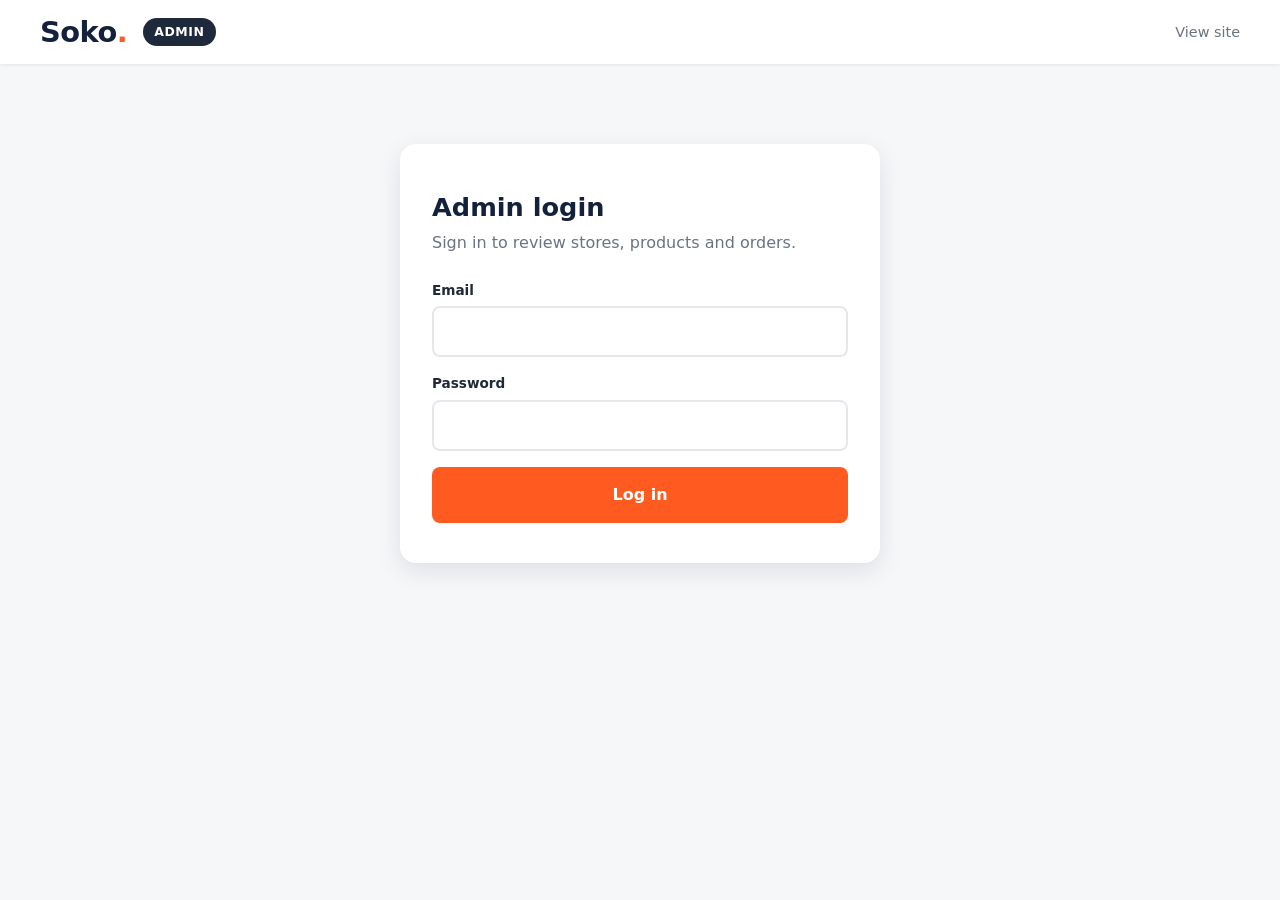
<file: admin.html>
<!DOCTYPE html>
<html lang="en">
<head>
  <meta charset="UTF-8" />
  <meta name="viewport" content="width=device-width, initial-scale=1.0" />
  <meta name="robots" content="noindex" />
  <title>Admin | Soko</title>
  <link rel="stylesheet" href="styles.css" />
  <link rel="stylesheet" href="seller.css" />
  <link rel="stylesheet" href="admin.css" />
</head>
<body class="sc-body">

  <!-- ============ HEADER ============ -->
  <header class="sc-header">
    <div class="container sc-header__inner">
      <a href="index.html" class="logo">Soko<span>.</span></a>
      <span class="sc-tag sc-tag--admin">Admin</span>
      <nav class="sc-header__right" aria-label="Admin links">
        <a href="shop.html" class="sc-link">View site</a>
        <button class="btn btn--ghost btn--sm" id="logoutBtn" hidden>Log out</button>
      </nav>
    </div>
  </header>

  <main class="container sc-main">

    <!-- Login -->
    <section class="gate" id="gate" hidden>
      <div class="gate__box gate__box--form">
        <h1>Admin login</h1>
        <p>Sign in to review stores, products and orders.</p>
        <form class="form" id="loginForm" novalidate>
          <div class="field">
            <label for="adEmail">Email</label>
            <input type="email" id="adEmail" autocomplete="username" required />
          </div>
          <div class="field">
            <label for="adPassword">Password</label>
            <input type="password" id="adPassword" autocomplete="current-password" required />
          </div>
          <small class="field-error" id="loginError" hidden></small>
          <button type="submit" class="btn btn--primary btn--lg btn--block">Log in</button>
        </form>
      </div>
    </section>

    <!-- Dashboard -->
    <div class="dash" id="dash" hidden>

      <aside class="dash__nav" aria-label="Admin menu">
        <nav class="dash__links">
          <a href="#overview" data-panel="overview">📊 <span>Overview</span></a>
          <a href="#stores" data-panel="stores">🏪 <span>Stores</span> <b class="nav-badge" id="navStores" hidden>0</b></a>
          <a href="#products" data-panel="products">📦 <span>Products</span> <b class="nav-badge" id="navProducts" hidden>0</b></a>
          <a href="#orders" data-panel="orders">🧾 <span>Orders</span></a>
        </nav>
      </aside>

      <div class="dash__content">

        <!-- ===== OVERVIEW ===== -->
        <section class="panel" id="panel-overview">
          <div class="panel__head"><h2>Overview</h2></div>
          <div class="stats" id="stats"></div>
          <div class="card">
            <h3>Waiting for your review</h3>
            <ul class="attn" id="attention"></ul>
          </div>
        </section>

        <!-- ===== STORES ===== -->
        <section class="panel" id="panel-stores" hidden>
          <div class="panel__head"><h2>Stores</h2></div>
          <div class="toolbar-row">
            <input type="search" id="sSearch" placeholder="Search by store, owner or email" aria-label="Search stores" />
            <select id="sFilter" aria-label="Filter stores">
              <option value="all">All stores</option>
              <option value="pending">Pending approval</option>
              <option value="approved">Approved</option>
              <option value="rejected">Rejected</option>
              <option value="suspended">Suspended</option>
            </select>
          </div>
          <div class="card card--flush">
            <div class="table-wrap"><table class="table" id="storesTable"></table></div>
            <div class="empty" id="storesEmpty" hidden></div>
          </div>
        </section>

        <!-- ===== PRODUCTS ===== -->
        <section class="panel" id="panel-products" hidden>
          <div class="panel__head"><h2>Products</h2></div>
          <div class="toolbar-row">
            <input type="search" id="pSearch" placeholder="Search by product or store" aria-label="Search products" />
            <select id="pFilter" aria-label="Filter products">
              <option value="all">All products</option>
              <option value="pending">Pending review</option>
              <option value="approved">Approved</option>
              <option value="rejected">Rejected</option>
            </select>
          </div>
          <div class="card card--flush">
            <div class="table-wrap"><table class="table" id="productsTable"></table></div>
            <div class="empty" id="productsEmpty" hidden></div>
          </div>
          <p class="hint hint--block">Only products added through the Seller Center appear here. The demo catalogue products are not managed.</p>
        </section>

        <!-- ===== ORDERS ===== -->
        <section class="panel" id="panel-orders" hidden>
          <div class="panel__head"><h2>Orders</h2></div>
          <div class="toolbar-row">
            <input type="search" id="oSearch" placeholder="Search by order number or customer" aria-label="Search orders" />
            <select id="oFilter" aria-label="Filter orders">
              <option value="all">All statuses</option>
              <option value="Processing">Processing</option>
              <option value="Shipped">Shipped</option>
              <option value="Delivered">Delivered</option>
              <option value="Cancelled">Cancelled</option>
            </select>
          </div>
          <div class="card card--flush">
            <div class="table-wrap"><table class="table" id="ordersTable"></table></div>
            <div class="empty" id="ordersEmpty" hidden></div>
          </div>
        </section>

      </div>
    </div>
  </main>

  <!-- ============ REASON MODAL (reject / suspend) ============ -->
  <div class="modal" id="reasonModal" role="dialog" aria-modal="true" aria-labelledby="rmTitle" aria-hidden="true">
    <div class="modal__box">
      <button class="icon-btn close-btn" data-close aria-label="Close">✕</button>
      <h2 id="rmTitle"></h2>
      <p class="hint" id="rmText"></p>
      <form class="form" id="reasonForm" novalidate>
        <div class="field">
          <label for="rmReason">Reason <span class="optional">(the seller will see this)</span></label>
          <textarea id="rmReason" rows="3" maxlength="200" placeholder="e.g. The photos are blurry, please upload clearer ones."></textarea>
          <small class="field-error" id="rmError" hidden>Please give a reason of at least 5 characters.</small>
        </div>
        <div class="modal__actions">
          <button type="button" class="btn btn--ghost" data-close>Cancel</button>
          <button type="submit" class="btn btn--primary" id="rmConfirm">Confirm</button>
        </div>
      </form>
    </div>
  </div>

  <!-- ============ PRODUCT DETAIL MODAL ============ -->
  <div class="modal" id="detailModal" role="dialog" aria-modal="true" aria-labelledby="dmTitle" aria-hidden="true">
    <div class="modal__box modal__box--wide">
      <button class="icon-btn close-btn" data-close aria-label="Close">✕</button>
      <h2 id="dmTitle">Product</h2>
      <div id="dmBody"></div>
      <div class="modal__actions" id="dmActions"></div>
    </div>
  </div>

  <div class="toast" id="toast" role="status" aria-live="polite"></div>

  <script src="products.js"></script>
  <script src="order-utils.js"></script>
  <script src="admin.js"></script>
</body>
</html>
</file>
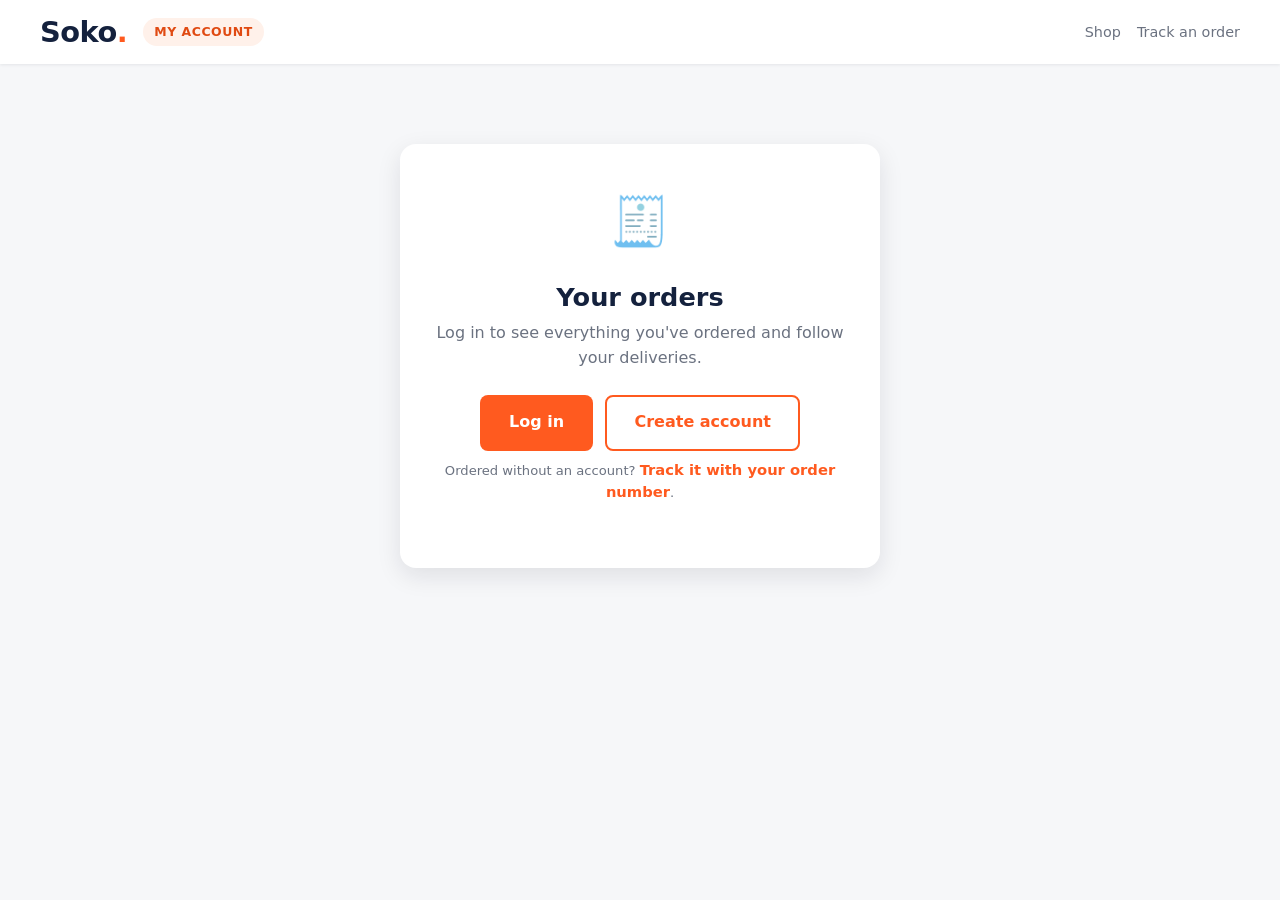
<file: orders.html>
<!DOCTYPE html>
<html lang="en">
<head>
  <meta charset="UTF-8" />
  <meta name="viewport" content="width=device-width, initial-scale=1.0" />
  <meta name="description" content="See and track your Soko orders." />
  <title>My Orders | Soko</title>
  <link rel="stylesheet" href="styles.css" />
  <link rel="stylesheet" href="seller.css" />
  <link rel="stylesheet" href="orders.css" />
</head>
<body class="sc-body">

  <!-- ============ HEADER ============ -->
  <header class="sc-header">
    <div class="container sc-header__inner">
      <a href="index.html" class="logo">Soko<span>.</span></a>
      <span class="sc-tag">My Account</span>
      <nav class="sc-header__right" aria-label="Account links">
        <a href="shop.html" class="sc-link">Shop</a>
        <a href="track.html" class="sc-link">Track an order</a>
        <button class="btn btn--ghost btn--sm" id="logoutBtn" hidden>Log out</button>
      </nav>
    </div>
  </header>

  <main class="container sc-main orders-main">

    <!-- Logged out -->
    <section class="gate" id="gate" hidden>
      <div class="gate__box">
        <p class="gate__icon">🧾</p>
        <h1>Your orders</h1>
        <p>Log in to see everything you've ordered and follow your deliveries.</p>
        <div class="gate__actions">
          <a class="btn btn--primary btn--lg" href="index.html?auth=login&next=orders">Log in</a>
          <a class="btn btn--outline btn--lg" href="index.html?auth=register&next=orders">Create account</a>
        </div>
        <p class="hint hint--block">Ordered without an account? <a href="track.html" class="link-more">Track it with your order number</a>.</p>
      </div>
    </section>

    <!-- Logged in -->
    <div id="ordersPage" hidden>
      <div class="panel__head">
        <div>
          <h2>My Orders</h2>
          <p class="hint" id="whoami"></p>
        </div>
        <a href="track.html" class="btn btn--outline">Track another order</a>
      </div>

      <div class="toolbar-row">
        <input type="search" id="oSearch" placeholder="Search by order number or product" aria-label="Search orders" />
        <select id="oFilter" aria-label="Filter orders">
          <option value="all">All orders</option>
          <option value="progress">In progress</option>
          <option value="Delivered">Delivered</option>
          <option value="Cancelled">Cancelled</option>
        </select>
      </div>

      <div id="ordersList"></div>
      <div class="card empty" id="ordersEmpty" hidden></div>
    </div>
  </main>

  <div class="toast" id="toast" role="status" aria-live="polite"></div>

  <script src="products.js"></script>
  <script src="order-utils.js"></script>
  <script src="orders.js"></script>
</body>
</html>
</file>
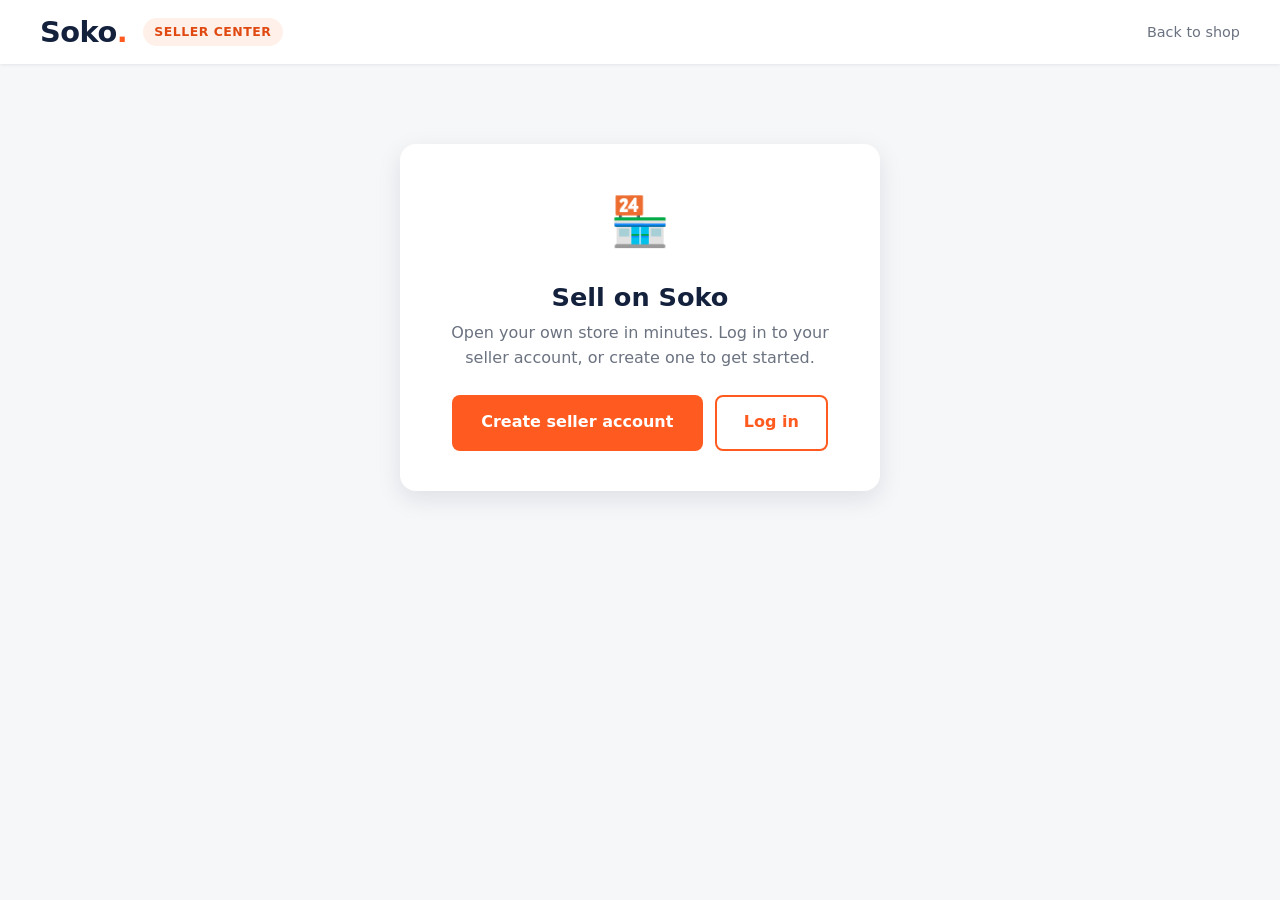
<file: seller.html>
<!DOCTYPE html>
<html lang="en">
<head>
  <meta charset="UTF-8" />
  <meta name="viewport" content="width=device-width, initial-scale=1.0" />
  <meta name="description" content="Manage your Soko store: products, orders and earnings." />
  <title>Seller Center | Soko</title>
  <link rel="stylesheet" href="styles.css" />
  <link rel="stylesheet" href="seller.css" />
</head>
<body class="sc-body">

  <!-- ============ HEADER ============ -->
  <header class="sc-header">
    <div class="container sc-header__inner">
      <a href="index.html" class="logo">Soko<span>.</span></a>
      <span class="sc-tag">Seller Center</span>
      <nav class="sc-header__right" aria-label="Seller links">
        <a href="shop.html" class="sc-link">Back to shop</a>
        <a href="shop.html" class="sc-link" id="viewStore" hidden>View my store</a>
        <button class="btn btn--ghost btn--sm" id="logoutBtn" hidden>Log out</button>
      </nav>
    </div>
  </header>

  <main class="container sc-main">

    <!-- Not logged in / not a seller -->
    <section class="gate" id="gate" hidden>
      <div class="gate__box">
        <p class="gate__icon" id="gateIcon">🏪</p>
        <h1 id="gateTitle"></h1>
        <p id="gateText"></p>
        <div class="gate__actions" id="gateActions"></div>
      </div>
    </section>

    <!-- Store setup (first time) -->
    <section class="gate" id="setup" hidden>
      <div class="gate__box gate__box--form">
        <h1>Set up your store</h1>
        <p>Choose a store name shoppers will see. You can't change the name later, so pick one you like.</p>
        <form class="form" id="setupForm" novalidate>
          <div class="field">
            <label for="stName">Store name</label>
            <input type="text" id="stName" maxlength="30" placeholder="e.g. Kisumu Gadgets" required />
            <small class="field-error" id="stNameError" hidden></small>
          </div>
          <div class="field">
            <label for="stDesc">Short description <span class="optional">(optional)</span></label>
            <textarea id="stDesc" rows="3" maxlength="200" placeholder="What do you sell?"></textarea>
          </div>
          <div class="field">
            <label for="stPhone">M-Pesa number for payouts</label>
            <input type="tel" id="stPhone" placeholder="07XX XXX XXX" required />
            <small class="field-error" id="stPhoneError" hidden></small>
          </div>
          <button type="submit" class="btn btn--primary btn--lg btn--block">Open my store</button>
        </form>
      </div>
    </section>

    <!-- Dashboard -->
    <div class="dash" id="dash" hidden>

      <aside class="dash__nav" aria-label="Dashboard menu">
        <div class="store-card">
          <div class="store-card__logo" id="storeInitial">S</div>
          <div>
            <strong id="storeName"></strong>
            <small>Seller account</small>
          </div>
        </div>
        <nav class="dash__links">
          <a href="#overview" data-panel="overview">📊 <span>Overview</span></a>
          <a href="#products" data-panel="products">📦 <span>Products</span></a>
          <a href="#orders" data-panel="orders">🧾 <span>Orders</span> <b class="nav-badge" id="navOrders" hidden>0</b></a>
          <a href="#settings" data-panel="settings">⚙️ <span>Store settings</span></a>
        </nav>
      </aside>

      <div class="dash__content">
        <div id="storeBanner"></div>

        <!-- ===== OVERVIEW ===== -->
        <section class="panel" id="panel-overview">
          <div class="panel__head"><h2>Overview</h2></div>
          <div class="stats" id="stats"></div>

          <div class="grid-2">
            <div class="card">
              <h3>Sales, last 7 days</h3>
              <div class="chart" id="chart" role="img" aria-label="Bar chart of sales for the last 7 days"></div>
            </div>
            <div class="card">
              <h3>Needs your attention</h3>
              <ul class="attn" id="attention"></ul>
            </div>
          </div>

          <div class="card">
            <div class="card__head"><h3>Recent orders</h3><a href="#orders" class="link-more">View all →</a></div>
            <div class="table-wrap"><table class="table" id="recentOrders"></table></div>
            <p class="empty" id="recentEmpty" hidden>No orders yet. When shoppers buy your products, they appear here.</p>
          </div>
        </section>

        <!-- ===== PRODUCTS ===== -->
        <section class="panel" id="panel-products" hidden>
          <div class="panel__head">
            <h2>Products</h2>
            <button class="btn btn--primary" id="addProductBtn">+ Add product</button>
          </div>

          <div class="toolbar-row">
            <input type="search" id="pSearch" placeholder="Search your products" aria-label="Search your products" />
            <select id="pFilter" aria-label="Filter products">
              <option value="all">All products</option>
              <option value="active">Live in shop</option>
              <option value="pending">Pending review</option>
              <option value="rejected">Rejected</option>
              <option value="hidden">Hidden by me</option>
              <option value="low">Low stock</option>
              <option value="out">Out of stock</option>
            </select>
          </div>

          <div class="card card--flush">
            <div class="table-wrap"><table class="table" id="productsTable"></table></div>
            <div class="empty" id="productsEmpty" hidden></div>
          </div>
        </section>

        <!-- ===== ORDERS ===== -->
        <section class="panel" id="panel-orders" hidden>
          <div class="panel__head"><h2>Orders</h2></div>
          <div class="toolbar-row">
            <input type="search" id="oSearch" placeholder="Search by order number or customer" aria-label="Search orders" />
            <select id="oFilter" aria-label="Filter orders">
              <option value="all">All statuses</option>
              <option value="Processing">Processing</option>
              <option value="Shipped">Shipped</option>
              <option value="Delivered">Delivered</option>
              <option value="Cancelled">Cancelled</option>
            </select>
          </div>
          <div id="ordersList"></div>
          <div class="card empty" id="ordersEmpty" hidden></div>
        </section>

        <!-- ===== SETTINGS ===== -->
        <section class="panel" id="panel-settings" hidden>
          <div class="panel__head"><h2>Store settings</h2></div>
          <div class="card card--narrow">
            <form class="form" id="settingsForm" novalidate>
              <div class="field">
                <label for="setName">Store name</label>
                <input type="text" id="setName" disabled />
                <small class="hint">The store name can't be changed once your store is open.</small>
              </div>
              <div class="field">
                <label for="setDesc">Short description</label>
                <textarea id="setDesc" rows="3" maxlength="200"></textarea>
              </div>
              <div class="field">
                <label for="setPhone">M-Pesa number for payouts</label>
                <input type="tel" id="setPhone" required />
                <small class="field-error" id="setPhoneError" hidden></small>
              </div>
              <button type="submit" class="btn btn--primary">Save changes</button>
            </form>
          </div>
          <p class="hint hint--block">Soko keeps a <strong id="commissionText">10%</strong> commission on each sale. The rest is yours.</p>
        </section>

      </div>
    </div>
  </main>

  <!-- ============ PRODUCT MODAL ============ -->
  <div class="modal" id="productModal" role="dialog" aria-modal="true" aria-labelledby="pmTitle" aria-hidden="true">
    <div class="modal__box modal__box--wide">
      <button class="icon-btn close-btn" data-close aria-label="Close">✕</button>
      <h2 id="pmTitle">Add product</h2>

      <form class="form" id="productForm" novalidate>
        <div class="field">
          <label for="pTitle">Product name</label>
          <input type="text" id="pTitle" maxlength="80" placeholder="e.g. Wireless Bluetooth Speaker" required />
          <small class="field-error" id="pTitleError" hidden></small>
        </div>

        <div class="field-row">
          <div class="field">
            <label for="pCategory">Category</label>
            <select id="pCategory" required>
              <option value="">Select category</option>
              <option value="electronics">Electronics</option>
              <option value="fashion">Fashion</option>
              <option value="home">Home &amp; Living</option>
              <option value="beauty">Beauty</option>
              <option value="sports">Sports</option>
            </select>
            <small class="field-error" id="pCategoryError" hidden></small>
          </div>
          <div class="field">
            <label for="pStock">Stock quantity</label>
            <input type="number" id="pStock" min="0" max="9999" step="1" inputmode="numeric" placeholder="e.g. 20" required />
            <small class="field-error" id="pStockError" hidden></small>
          </div>
        </div>

        <div class="field-row">
          <div class="field">
            <label for="pPrice">Price (KSh)</label>
            <input type="number" id="pPrice" min="1" step="1" inputmode="numeric" placeholder="e.g. 2500" required />
            <small class="field-error" id="pPriceError" hidden></small>
          </div>
          <div class="field">
            <label for="pOldPrice">Old price <span class="optional">(optional, shows a discount)</span></label>
            <input type="number" id="pOldPrice" min="1" step="1" inputmode="numeric" placeholder="e.g. 3500" />
            <small class="field-error" id="pOldPriceError" hidden></small>
          </div>
        </div>

        <div class="field">
          <label for="pDesc">Description</label>
          <textarea id="pDesc" rows="4" maxlength="600" placeholder="Describe your product: materials, size, what's in the box…"></textarea>
        </div>

        <div class="field">
          <label for="pImages">Photos <span class="optional">(up to 4, the first is the main photo)</span></label>
          <input type="file" id="pImages" accept="image/*" multiple />
          <div class="img-preview" id="imgPreview"></div>
          <small class="field-error" id="pImagesError" hidden></small>
        </div>

        <label class="check check--box">
          <input type="checkbox" id="pActive" checked />
          <span><strong>Visible in the shop</strong><small>Turn this off to hide the product without deleting it.</small></span>
        </label>

        <div class="modal__actions">
          <button type="button" class="btn btn--ghost" data-close>Cancel</button>
          <button type="submit" class="btn btn--primary" id="pSaveBtn">Save product</button>
        </div>
      </form>
    </div>
  </div>

  <div class="toast" id="toast" role="status" aria-live="polite"></div>

  <script src="products.js"></script>
  <script src="seller.js"></script>
</body>
</html>
</file>
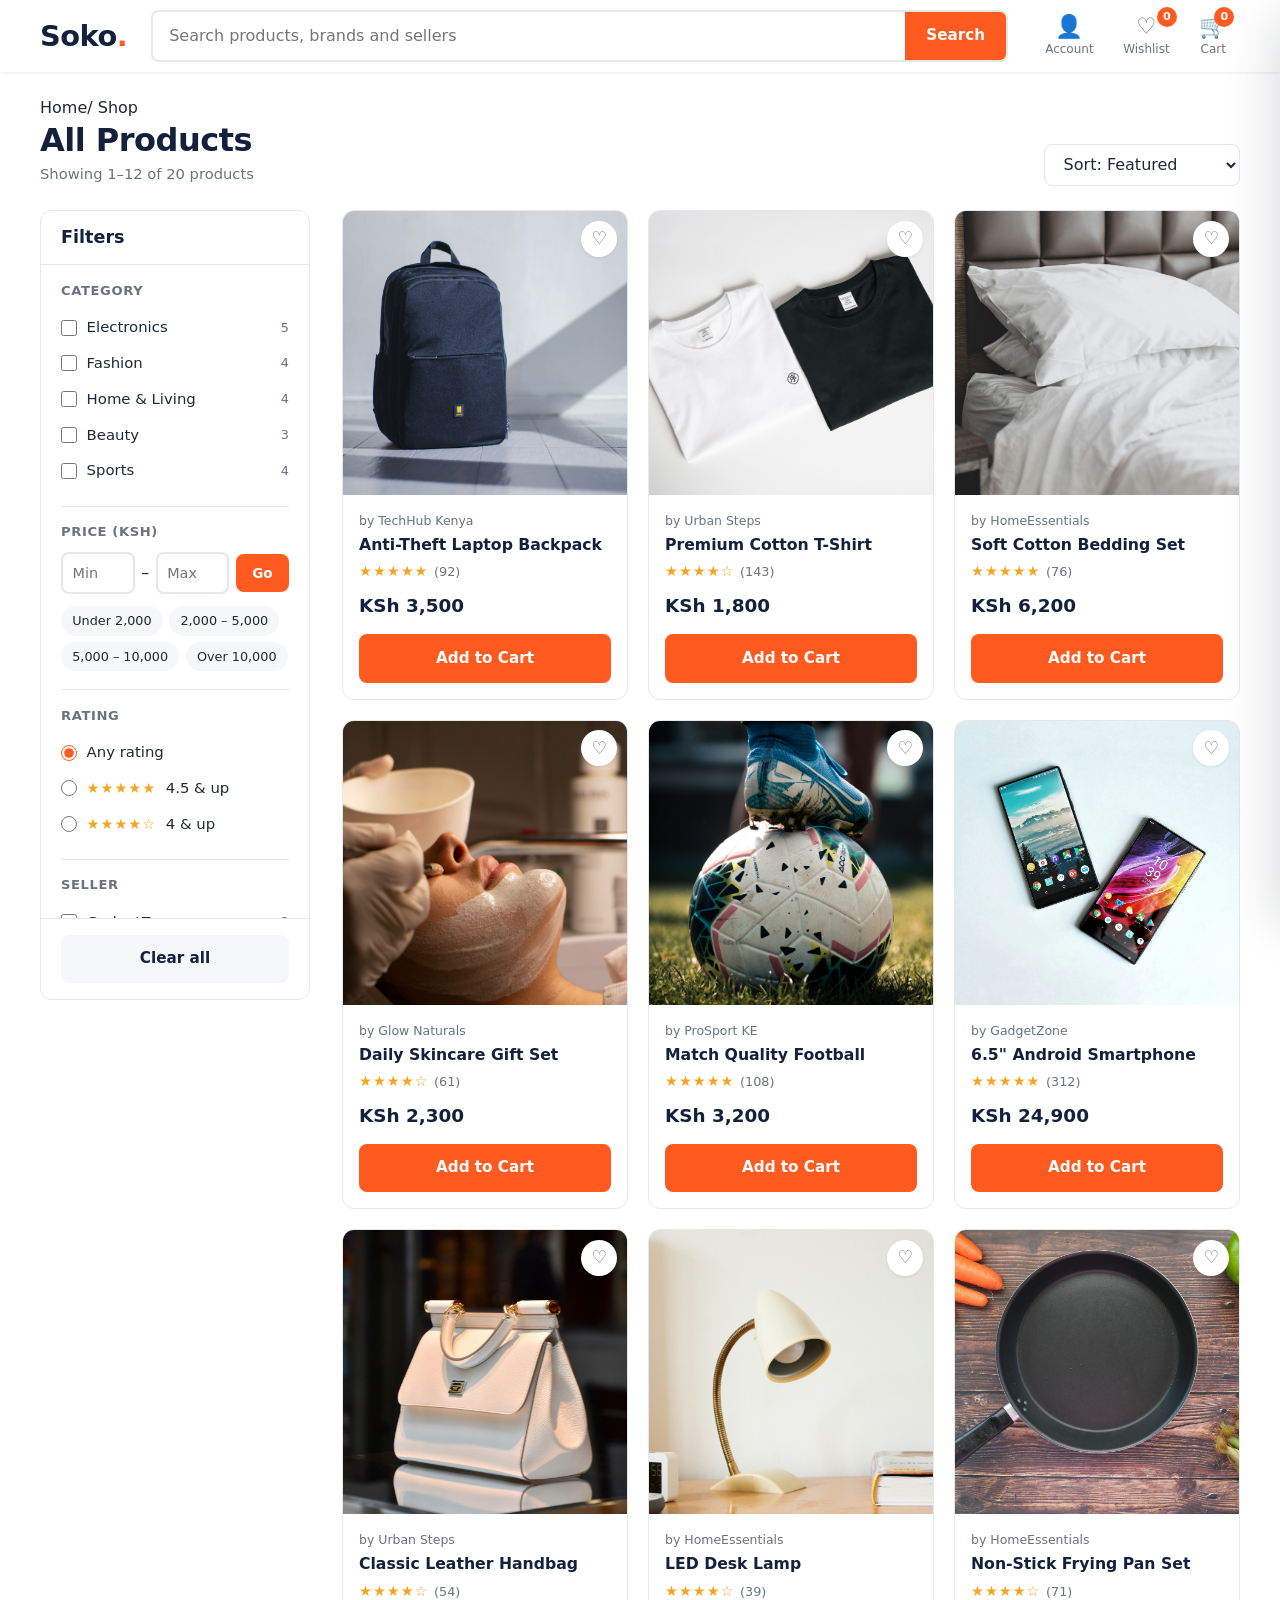
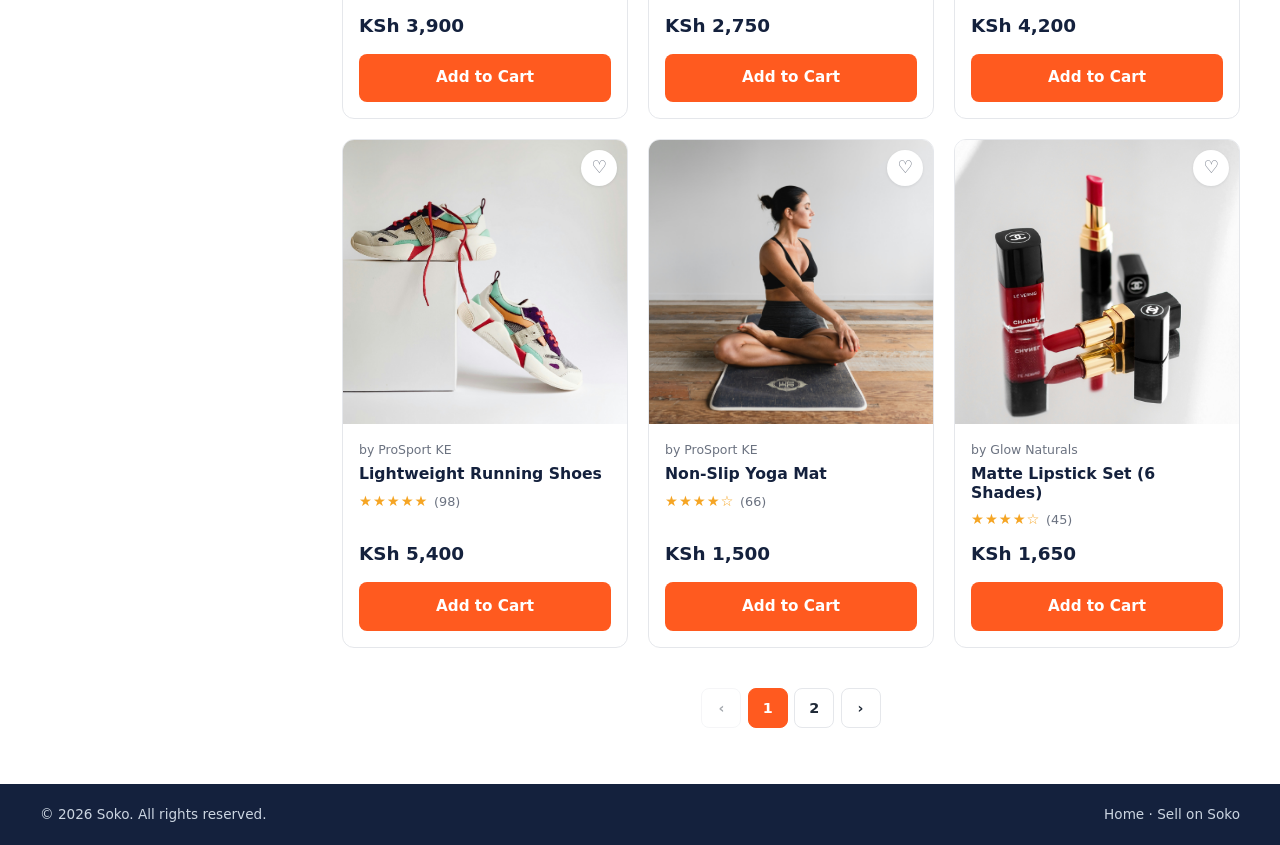
<file: shop.html>
<!DOCTYPE html>
<html lang="en">
<head>
  <meta charset="UTF-8" />
  <meta name="viewport" content="width=device-width, initial-scale=1.0" />
  <meta name="description" content="Browse and filter all products on Soko." />
  <title>Shop | Soko</title>
  <link rel="stylesheet" href="styles.css" />
  <link rel="stylesheet" href="shop.css" />
</head>
<body>

  <!-- ============ HEADER ============ -->
  <header class="site-header" id="top">
    <div class="container header__inner">
      <a href="index.html" class="logo">Soko<span>.</span></a>

      <form class="search" id="searchForm" role="search">
        <input type="search" id="searchInput" placeholder="Search products, brands and sellers" aria-label="Search" />
        <button type="submit" class="btn btn--primary">Search</button>
      </form>

      <div class="header__actions">
        <button class="header-action" id="accountBtn">
          <span class="header-action__icon">👤</span>
          <span class="header-action__label">Account</span>
        </button>
        <button class="header-action" id="wishlistBtn">
          <span class="header-action__icon">♡</span>
          <span class="header-action__label">Wishlist</span>
          <span class="badge" id="wishlistCount">0</span>
        </button>
        <button class="header-action" id="cartBtn">
          <span class="header-action__icon">🛒</span>
          <span class="header-action__label">Cart</span>
          <span class="badge" id="cartCount">0</span>
        </button>
      </div>
    </div>
  </header>

  <main class="container shop-page">

    <nav class="breadcrumb" aria-label="Breadcrumb">
      <a href="index.html">Home</a><span>/</span>
      <span>Shop</span>
    </nav>

    <div class="shop-head" id="shopTop">
      <div>
        <h1 id="shopTitle">All Products</h1>
        <p class="shop-head__count" id="resultCount" aria-live="polite"></p>
      </div>
      <div class="shop-head__tools">
        <button class="btn btn--ghost" id="filterToggle" aria-controls="filters">
          ☰ Filters <span class="filter-badge" id="filterBadge" hidden>0</span>
        </button>
        <label for="sortSelect" class="visually-hidden">Sort products</label>
        <select id="sortSelect">
          <option value="default">Sort: Featured</option>
          <option value="price-asc">Price: Low to High</option>
          <option value="price-desc">Price: High to Low</option>
          <option value="rating">Top Rated</option>
          <option value="popular">Most Reviewed</option>
          <option value="discount">Biggest Discount</option>
        </select>
      </div>
    </div>

    <div class="shop-layout">

      <!-- ============ FILTERS ============ -->
      <aside class="filters" id="filters" aria-label="Filters">
        <div class="filters__head">
          <h2>Filters</h2>
          <button class="icon-btn" id="filtersClose" aria-label="Close filters">✕</button>
        </div>

        <div class="filters__body">
          <div class="filter-group">
            <h3>Category</h3>
            <ul id="fCategories"></ul>
          </div>

          <div class="filter-group">
            <h3>Price (KSh)</h3>
            <form class="price-range" id="priceForm">
              <input type="number" id="fMin" min="0" inputmode="numeric" placeholder="Min" aria-label="Minimum price" />
              <span>–</span>
              <input type="number" id="fMax" min="0" inputmode="numeric" placeholder="Max" aria-label="Maximum price" />
              <button type="submit" class="btn btn--primary btn--sm">Go</button>
            </form>
            <div class="price-quick" id="priceQuick">
              <button type="button" data-min="" data-max="2000">Under 2,000</button>
              <button type="button" data-min="2000" data-max="5000">2,000 – 5,000</button>
              <button type="button" data-min="5000" data-max="10000">5,000 – 10,000</button>
              <button type="button" data-min="10000" data-max="">Over 10,000</button>
            </div>
          </div>

          <div class="filter-group">
            <h3>Rating</h3>
            <ul id="fRating">
              <li><label class="check"><input type="radio" name="rating" value="0" checked /> <span>Any rating</span></label></li>
              <li><label class="check"><input type="radio" name="rating" value="4.5" /> <span class="rating">★★★★★</span> <span>4.5 &amp; up</span></label></li>
              <li><label class="check"><input type="radio" name="rating" value="4" /> <span class="rating">★★★★☆</span> <span>4 &amp; up</span></label></li>
            </ul>
          </div>

          <div class="filter-group">
            <h3>Seller</h3>
            <ul id="fSellers"></ul>
          </div>

          <div class="filter-group">
            <h3>More</h3>
            <ul>
              <li><label class="check"><input type="checkbox" id="fDeals" /> <span>On sale only</span></label></li>
              <li><label class="check"><input type="checkbox" id="fWish" /> <span>My wishlist only</span></label></li>
            </ul>
          </div>
        </div>

        <div class="filters__foot">
          <button class="btn btn--ghost btn--block" id="clearFilters">Clear all</button>
          <button class="btn btn--primary btn--block" id="applyMobile">Show results</button>
        </div>
      </aside>

      <!-- ============ RESULTS ============ -->
      <section class="shop-results" aria-label="Products">
        <div class="chips" id="activeChips"></div>

        <div class="product-grid shop-grid" id="shopGrid"></div>

        <div class="shop-empty" id="shopEmpty" hidden>
          <p class="shop-empty__icon">🔍</p>
          <h2>No products match your filters</h2>
          <p>Try removing a filter or searching for something else.</p>
          <button class="btn btn--primary" id="emptyClear">Clear all filters</button>
        </div>

        <nav class="pagination" id="pagination" aria-label="Pagination"></nav>
      </section>
    </div>
  </main>

  <!-- ============ FOOTER ============ -->
  <footer class="site-footer">
    <div class="footer__bottom" style="border-top:none">
      <div class="container footer__bottom-inner">
        <p>&copy; <span id="year">2026</span> Soko. All rights reserved.</p>
        <p><a href="index.html">Home</a> · <a href="index.html#sell">Sell on Soko</a></p>
      </div>
    </div>
  </footer>

  <!-- ============ OVERLAY / CART DRAWER / TOAST ============ -->
  <div class="overlay" id="overlay"></div>

  <aside class="drawer" id="cartDrawer" aria-label="Shopping cart" aria-hidden="true">
    <div class="drawer__head">
      <h2>Your Cart <span id="drawerCount">(0)</span></h2>
      <button class="icon-btn close-btn" data-close aria-label="Close cart">✕</button>
    </div>
    <div class="drawer__body" id="cartItems">
      <p class="empty-state">Your cart is empty.</p>
    </div>
    <div class="drawer__foot">
      <div class="summary-row"><span>Subtotal</span><strong id="cartSubtotal">KSh 0</strong></div>
      <div class="summary-row"><span>Delivery</span><span id="cartDelivery">—</span></div>
      <button class="btn btn--primary btn--block btn--lg" id="checkoutBtn">Proceed to Checkout</button>
      <button class="btn btn--ghost btn--block" data-close>Continue Shopping</button>
    </div>
  </aside>

  <div class="toast" id="toast" role="status" aria-live="polite"></div>

  <script src="products.js"></script>
  <script src="shop.js"></script>
</body>
</html>
</file>
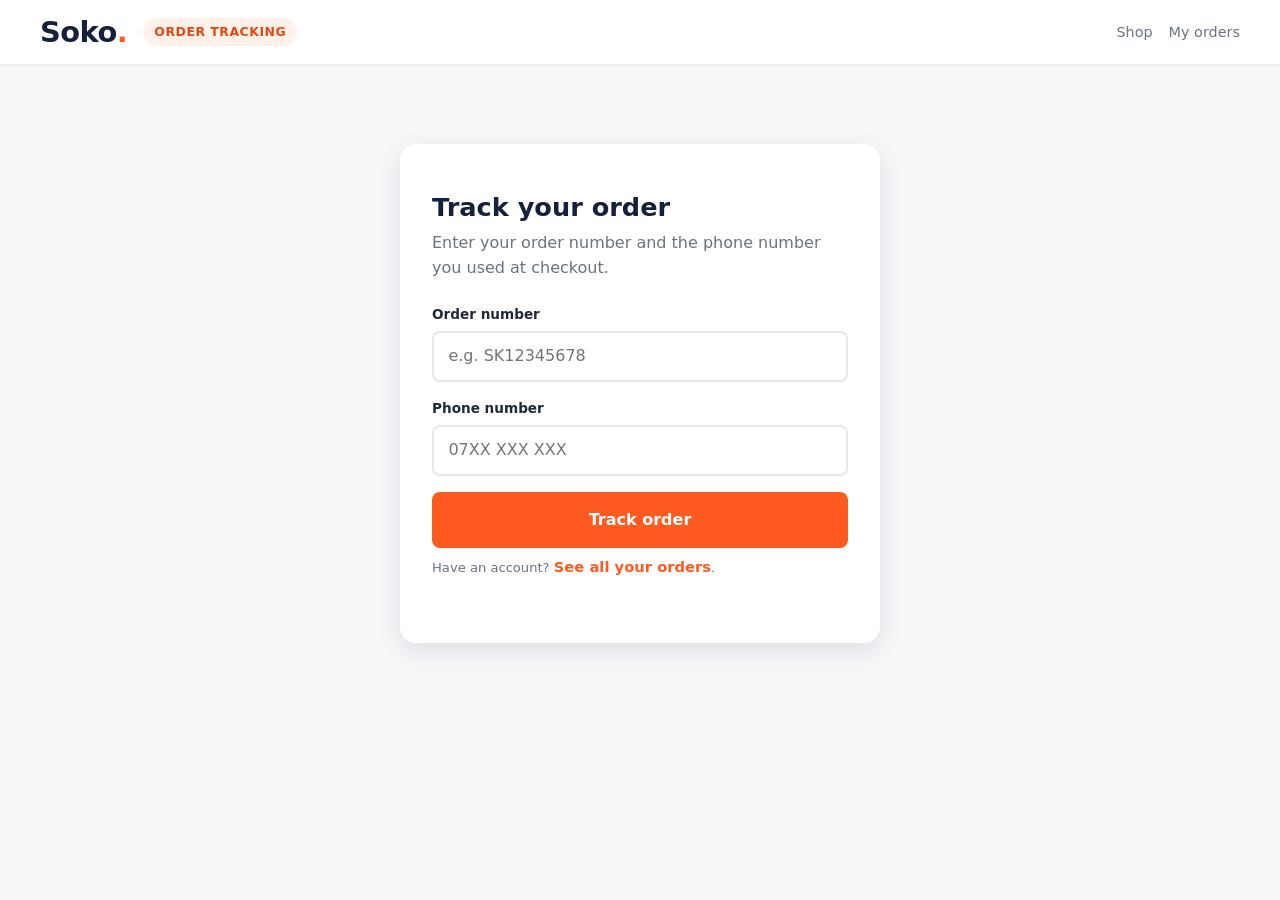
<file: track.html>
<!DOCTYPE html>
<html lang="en">
<head>
  <meta charset="UTF-8" />
  <meta name="viewport" content="width=device-width, initial-scale=1.0" />
  <meta name="description" content="Track your Soko order." />
  <title>Track Order | Soko</title>
  <link rel="stylesheet" href="styles.css" />
  <link rel="stylesheet" href="seller.css" />
  <link rel="stylesheet" href="orders.css" />
</head>
<body class="sc-body">

  <!-- ============ HEADER ============ -->
  <header class="sc-header">
    <div class="container sc-header__inner">
      <a href="index.html" class="logo">Soko<span>.</span></a>
      <span class="sc-tag">Order Tracking</span>
      <nav class="sc-header__right" aria-label="Links">
        <a href="shop.html" class="sc-link">Shop</a>
        <a href="orders.html" class="sc-link">My orders</a>
      </nav>
    </div>
  </header>

  <main class="container sc-main orders-main">

    <!-- Look up an order -->
    <section class="gate" id="lookup">
      <div class="gate__box gate__box--form">
        <h1>Track your order</h1>
        <p>Enter your order number and the phone number you used at checkout.</p>
        <form class="form" id="trackForm" novalidate>
          <div class="field">
            <label for="trId">Order number</label>
            <input type="text" id="trId" placeholder="e.g. SK12345678" autocomplete="off" required />
          </div>
          <div class="field">
            <label for="trPhone">Phone number</label>
            <input type="tel" id="trPhone" placeholder="07XX XXX XXX" required />
          </div>
          <small class="field-error" id="trError" hidden></small>
          <button type="submit" class="btn btn--primary btn--lg btn--block">Track order</button>
        </form>
        <p class="hint hint--block">Have an account? <a href="orders.html" class="link-more">See all your orders</a>.</p>
      </div>
    </section>

    <!-- Result -->
    <section id="result" hidden></section>
  </main>

  <div class="toast" id="toast" role="status" aria-live="polite"></div>

  <script src="products.js"></script>
  <script src="order-utils.js"></script>
  <script src="track.js"></script>
</body>
</html>
</file>
<file: styles.css>
/* =========================================================
   SOKO | styles.css
   ========================================================= */

/* ---------- Variables ---------- */
:root {
  --primary: #ff5a1f;
  --primary-dark: #e04a12;
  --primary-soft: #fff1ea;
  --dark: #14213d;
  --text: #1f2937;
  --muted: #6b7280;
  --border: #e5e7eb;
  --bg: #ffffff;
  --bg-tint: #f6f7f9;
  --star: #f5a524;
  --success: #16a34a;
  --danger: #dc2626;

  --radius: 12px;
  --radius-sm: 8px;
  --shadow-sm: 0 1px 3px rgba(16, 24, 40, 0.08);
  --shadow: 0 8px 24px rgba(16, 24, 40, 0.1);
  --shadow-lg: 0 20px 50px rgba(16, 24, 40, 0.18);
  --transition: 0.25s ease;
  --header-h: 72px;
}

/* ---------- Reset ---------- */
*, *::before, *::after { box-sizing: border-box; margin: 0; padding: 0; }
html { scroll-behavior: smooth; scroll-padding-top: 130px; }
body {
  font-family: "Inter", "Segoe UI", system-ui, -apple-system, Roboto, Arial, sans-serif;
  color: var(--text);
  background: var(--bg);
  line-height: 1.55;
  -webkit-font-smoothing: antialiased;
}
img { max-width: 100%; display: block; }
ul { list-style: none; }
a { color: inherit; text-decoration: none; }
button, input, select, textarea { font: inherit; color: inherit; }
button { cursor: pointer; border: none; background: none; }
h1, h2, h3, h4 { line-height: 1.2; color: var(--dark); }
[hidden] { display: none !important; }
body.no-scroll { overflow: hidden; }

.container { width: min(1200px, 100% - 2rem); margin-inline: auto; }
.center { text-align: center; margin-top: 2rem; }
.visually-hidden {
  position: absolute; width: 1px; height: 1px; overflow: hidden;
  clip: rect(0 0 0 0); white-space: nowrap;
}
:focus-visible { outline: 3px solid rgba(255, 90, 31, 0.45); outline-offset: 2px; }

/* ---------- Buttons ---------- */
.btn {
  display: inline-flex; align-items: center; justify-content: center; gap: 0.5rem;
  padding: 0.65rem 1.2rem; border-radius: var(--radius-sm);
  font-weight: 600; font-size: 0.95rem; border: 2px solid transparent;
  transition: var(--transition); white-space: nowrap;
}
.btn--primary { background: var(--primary); color: #fff; }
.btn--primary:hover { background: var(--primary-dark); transform: translateY(-1px); }
.btn--outline { border-color: var(--primary); color: var(--primary); background: transparent; }
.btn--outline:hover { background: var(--primary); color: #fff; }
.btn--ghost { background: var(--bg-tint); color: var(--dark); }
.btn--ghost:hover { background: var(--border); }
.btn--light { background: #fff; color: var(--primary); }
.btn--light:hover { background: var(--primary-soft); }
.btn--lg { padding: 0.85rem 1.7rem; font-size: 1rem; }
.btn--sm { padding: 0.4rem 0.9rem; font-size: 0.85rem; }
.btn--block { width: 100%; }

.icon-btn {
  width: 40px; height: 40px; border-radius: 50%;
  display: grid; place-items: center; font-size: 1.1rem;
  transition: var(--transition);
}
.icon-btn:hover { background: var(--bg-tint); }

/* ---------- Top bar ---------- */
.top-bar { background: var(--dark); color: #d1d5db; font-size: 0.82rem; }
.top-bar__inner { display: flex; justify-content: space-between; align-items: center; padding: 0.5rem 0; }
.top-bar__links { display: flex; gap: 1.25rem; }
.top-bar__links a:hover { color: #fff; }

/* ---------- Header ---------- */
.site-header {
  position: sticky; top: 0; z-index: 100;
  background: #fff; box-shadow: var(--shadow-sm);
}
.header__inner {
  display: flex; align-items: center; gap: 1.5rem;
  min-height: var(--header-h);
}
.logo { font-size: 1.8rem; font-weight: 800; color: var(--dark); letter-spacing: -0.5px; }
.logo span { color: var(--primary); }
.logo--light { color: #fff; }

.menu-toggle { display: none; }
.hamburger, .hamburger::before, .hamburger::after {
  display: block; width: 22px; height: 2px; background: var(--dark);
  border-radius: 2px; transition: var(--transition); position: relative;
}
.hamburger::before, .hamburger::after { content: ""; position: absolute; left: 0; }
.hamburger::before { top: -7px; }
.hamburger::after { top: 7px; }
.menu-toggle.open .hamburger { background: transparent; }
.menu-toggle.open .hamburger::before { top: 0; transform: rotate(45deg); }
.menu-toggle.open .hamburger::after { top: 0; transform: rotate(-45deg); }

/* Search */
.search {
  flex: 1; display: flex; align-items: stretch;
  border: 2px solid var(--border); border-radius: var(--radius-sm);
  overflow: hidden; transition: var(--transition); background: #fff;
}
.search:focus-within { border-color: var(--primary); }
.search select {
  border: none; background: var(--bg-tint); padding: 0 0.75rem;
  border-right: 1px solid var(--border); outline: none; font-size: 0.9rem;
}
.search input { flex: 1; border: none; outline: none; padding: 0.7rem 1rem; min-width: 0; }
.search .btn { border-radius: 0; }

/* Header actions */
.header__actions { display: flex; gap: 0.25rem; }
.header-action {
  position: relative; display: flex; flex-direction: column; align-items: center;
  padding: 0.4rem 0.8rem; border-radius: var(--radius-sm);
  font-size: 0.75rem; color: var(--muted); transition: var(--transition);
}
.header-action:hover { background: var(--bg-tint); color: var(--dark); }
.header-action__icon { font-size: 1.4rem; line-height: 1.2; }
.badge {
  position: absolute; top: 0; right: 0.35rem;
  min-width: 20px; height: 20px; padding: 0 5px;
  background: var(--primary); color: #fff; font-size: 0.7rem; font-weight: 700;
  border-radius: 999px; display: grid; place-items: center;
}

/* Main nav */
.main-nav { border-top: 1px solid var(--border); background: #fff; }
.main-nav__list { display: flex; gap: 0.25rem; overflow-x: auto; scrollbar-width: none; }
.main-nav__list::-webkit-scrollbar { display: none; }
.main-nav__list a {
  display: block; padding: 0.8rem 1rem; font-size: 0.92rem; font-weight: 500;
  color: var(--text); white-space: nowrap; border-bottom: 3px solid transparent;
  transition: var(--transition);
}
.main-nav__list a:hover, .main-nav__list a.active {
  color: var(--primary); border-bottom-color: var(--primary);
}

/* ---------- Hero ---------- */
.hero {
  background: linear-gradient(135deg, #fff4ee 0%, #ffe3d3 100%);
  overflow: hidden;
}
.hero__inner {
  display: grid; grid-template-columns: 1.1fr 1fr; align-items: center;
  gap: 3rem; padding: 4rem 0;
}
.hero__tag {
  display: inline-block; background: var(--primary); color: #fff;
  padding: 0.3rem 0.9rem; border-radius: 999px; font-size: 0.8rem;
  font-weight: 600; margin-bottom: 1rem;
}
.hero h1 { font-size: clamp(2rem, 4.5vw, 3.4rem); letter-spacing: -1px; margin-bottom: 1rem; }
.hero p { font-size: 1.1rem; color: var(--muted); max-width: 520px; margin-bottom: 1.75rem; }
.hero__buttons { display: flex; gap: 1rem; flex-wrap: wrap; }
.hero__stats { display: flex; gap: 2.5rem; margin-top: 2.5rem; color: var(--muted); font-size: 0.9rem; }
.hero__stats strong { display: block; font-size: 1.6rem; color: var(--dark); }
.hero__image img {
  border-radius: 24px; box-shadow: var(--shadow-lg); width: 100%;
  transform: rotate(2deg); transition: var(--transition);
}
.hero__image img:hover { transform: rotate(0); }

/* ---------- Trust badges ---------- */
.trust { border-bottom: 1px solid var(--border); }
.trust__grid { display: grid; grid-template-columns: repeat(4, 1fr); gap: 1rem; padding: 1.5rem 0; }
.trust__item { display: flex; align-items: center; gap: 0.9rem; }
.trust__icon {
  width: 48px; height: 48px; display: grid; place-items: center; font-size: 1.4rem;
  background: var(--primary-soft); border-radius: 50%; flex-shrink: 0;
}
.trust__item h3 { font-size: 0.95rem; }
.trust__item p { font-size: 0.82rem; color: var(--muted); }

/* ---------- Sections ---------- */
.section { padding: 3.5rem 0; }
.section--tinted { background: var(--bg-tint); }
.section__head {
  display: flex; justify-content: space-between; align-items: center;
  gap: 1rem; flex-wrap: wrap; margin-bottom: 1.75rem;
}
.section__head h2 { font-size: 1.6rem; letter-spacing: -0.5px; }
.link-more { color: var(--primary); font-weight: 600; font-size: 0.92rem; }
.link-more:hover { text-decoration: underline; }

/* ---------- Categories ---------- */
.category-grid { display: grid; grid-template-columns: repeat(6, 1fr); gap: 1rem; }
.category-card {
  text-align: center; padding: 1.25rem 0.75rem; background: #fff;
  border: 1px solid var(--border); border-radius: var(--radius);
  transition: var(--transition);
}
.category-card img { width: 90px; height: 90px; margin: 0 auto 0.75rem; border-radius: 50%; object-fit: cover; }
.category-card h3 { font-size: 0.95rem; }
.category-card:hover { border-color: var(--primary); box-shadow: var(--shadow); transform: translateY(-4px); }

/* ---------- Flash sales ---------- */
.flash-head { display: flex; align-items: center; gap: 1rem; flex-wrap: wrap; }
.countdown { display: flex; gap: 0.4rem; }
.countdown__box {
  background: var(--dark); color: #fff; padding: 0.3rem 0.6rem;
  border-radius: 6px; font-size: 0.8rem; display: flex; gap: 2px; align-items: baseline;
}
.countdown__box b { font-size: 1.05rem; min-width: 1.4ch; text-align: center; }

/* ---------- Product grid & cards ---------- */
.product-grid { display: grid; grid-template-columns: repeat(4, 1fr); gap: 1.25rem; }
.product-card {
  position: relative; background: #fff; border: 1px solid var(--border);
  border-radius: var(--radius); overflow: hidden; transition: var(--transition);
  display: flex; flex-direction: column;
}
.product-card:hover { box-shadow: var(--shadow); transform: translateY(-4px); border-color: transparent; }
.product-card > img { width: 100%; aspect-ratio: 1; object-fit: cover; background: var(--bg-tint); }
.product-card__tag {
  position: absolute; top: 0.75rem; left: 0.75rem; z-index: 2;
  background: var(--danger); color: #fff; font-size: 0.75rem; font-weight: 700;
  padding: 0.2rem 0.55rem; border-radius: 6px;
}
.wish-btn {
  position: absolute; top: 0.6rem; right: 0.6rem; z-index: 2;
  width: 36px; height: 36px; border-radius: 50%; background: #fff;
  box-shadow: var(--shadow-sm); font-size: 1.1rem; color: var(--muted);
  display: grid; place-items: center; transition: var(--transition);
}
.wish-btn:hover { color: var(--danger); transform: scale(1.1); }
.wish-btn.active { color: var(--danger); }
.product-card__body { padding: 1rem; display: flex; flex-direction: column; gap: 0.35rem; flex: 1; }
.product-card__seller { font-size: 0.78rem; color: var(--muted); }
.product-card__title { font-size: 0.98rem; font-weight: 600; }
.rating { color: var(--star); font-size: 0.9rem; letter-spacing: 1px; }
.rating span { color: var(--muted); font-size: 0.8rem; letter-spacing: 0; }
.price { margin-top: auto; padding-top: 0.25rem; }
.price strong { font-size: 1.15rem; color: var(--dark); }
.price del { color: var(--muted); font-size: 0.85rem; margin-left: 0.35rem; }
.price--lg strong { font-size: 1.7rem; color: var(--primary); }
.product-card__actions { display: grid; grid-template-columns: 1fr auto; gap: 0.5rem; margin-top: 0.5rem; }
.product-card__actions .btn { padding: 0.55rem 0.8rem; font-size: 0.88rem; }
.product-card .btn--block { margin-top: 0.5rem; }

.toolbar select {
  padding: 0.55rem 0.9rem; border: 1px solid var(--border);
  border-radius: var(--radius-sm); background: #fff; outline: none;
}
.toolbar select:focus { border-color: var(--primary); }

.filter-tabs { display: flex; gap: 0.5rem; flex-wrap: wrap; margin-bottom: 1.5rem; }
.filter-tab {
  padding: 0.5rem 1.1rem; border-radius: 999px; background: var(--bg-tint);
  font-size: 0.9rem; font-weight: 500; transition: var(--transition);
}
.filter-tab:hover { background: var(--primary-soft); color: var(--primary); }
.filter-tab.active { background: var(--primary); color: #fff; }

.empty-state { text-align: center; color: var(--muted); padding: 2rem 1rem; }

/* ---------- Promo banners ---------- */
.promo-grid { display: grid; grid-template-columns: 1fr 1fr; gap: 1.25rem; }
.promo {
  min-height: 210px; border-radius: var(--radius); padding: 2rem;
  display: flex; align-items: center; color: #fff; transition: var(--transition);
}
.promo:hover { transform: translateY(-4px); box-shadow: var(--shadow); }
.promo--one { background: linear-gradient(120deg, #ff5a1f, #ff9a5a); }
.promo--two { background: linear-gradient(120deg, #14213d, #3b4f8a); }
.promo span { font-size: 0.85rem; opacity: 0.9; text-transform: uppercase; letter-spacing: 1px; }
.promo h3 { color: #fff; font-size: 1.8rem; margin: 0.35rem 0 0.6rem; }
.promo p { font-weight: 600; }

/* ---------- Sellers ---------- */
.seller-grid { display: grid; grid-template-columns: repeat(4, 1fr); gap: 1.25rem; }
.seller-card {
  background: #fff; border: 1px solid var(--border); border-radius: var(--radius);
  padding: 1.5rem; text-align: center; display: flex; flex-direction: column;
  align-items: center; gap: 0.5rem; transition: var(--transition);
}
.seller-card:hover { box-shadow: var(--shadow); transform: translateY(-4px); }
.seller-card__logo { width: 80px; height: 80px; border-radius: 50%; object-fit: cover; }
.seller-card .btn { margin-top: 0.5rem; }

/* ---------- Sell CTA ---------- */
.sell-cta { background: linear-gradient(120deg, var(--primary), #ff8a50); color: #fff; }
.sell-cta__inner {
  display: flex; align-items: center; justify-content: space-between;
  gap: 1.5rem; padding: 3rem 0; flex-wrap: wrap;
}
.sell-cta h2 { color: #fff; font-size: 1.8rem; margin-bottom: 0.4rem; }
.sell-cta p { opacity: 0.95; }

/* ---------- Newsletter ---------- */
.newsletter__inner { display: flex; align-items: center; justify-content: space-between; gap: 2rem; flex-wrap: wrap; }
.newsletter h2 { font-size: 1.6rem; margin-bottom: 0.25rem; }
.newsletter p { color: var(--muted); }
.newsletter__form { display: flex; gap: 0.5rem; flex: 1; max-width: 480px; min-width: 260px; }
.newsletter__form input {
  flex: 1; padding: 0.75rem 1rem; border: 2px solid var(--border);
  border-radius: var(--radius-sm); outline: none; min-width: 0;
}
.newsletter__form input:focus { border-color: var(--primary); }

/* ---------- Footer ---------- */
.site-footer { background: var(--dark); color: #cbd5e1; }
.footer__grid {
  display: grid; grid-template-columns: 1.6fr 1fr 1fr 1fr; gap: 2.5rem; padding: 3.5rem 0 2.5rem;
}
.footer__brand p { margin: 0.75rem 0 1rem; max-width: 300px; font-size: 0.92rem; }
.footer__col h4 { color: #fff; margin-bottom: 1rem; font-size: 1rem; }
.footer__col li { margin-bottom: 0.6rem; font-size: 0.92rem; }
.footer__col a:hover { color: var(--primary); }
.social { display: flex; gap: 0.5rem; }
.social a {
  width: 36px; height: 36px; border-radius: 50%; background: rgba(255, 255, 255, 0.1);
  display: grid; place-items: center; font-size: 0.8rem; font-weight: 700; transition: var(--transition);
}
.social a:hover { background: var(--primary); color: #fff; }
.footer__bottom { border-top: 1px solid rgba(255, 255, 255, 0.1); font-size: 0.85rem; }
.footer__bottom-inner { display: flex; justify-content: space-between; padding: 1.25rem 0; gap: 1rem; flex-wrap: wrap; }

/* ---------- Overlay ---------- */
.overlay {
  position: fixed; inset: 0; background: rgba(15, 23, 42, 0.55);
  z-index: 200; opacity: 0; visibility: hidden; transition: var(--transition);
  backdrop-filter: blur(2px);
}
.overlay.show { opacity: 1; visibility: visible; }

/* ---------- Cart drawer ---------- */
.drawer {
  position: fixed; top: 0; right: 0; height: 100%; width: min(420px, 100%);
  background: #fff; z-index: 300; display: flex; flex-direction: column;
  transform: translateX(100%); transition: transform 0.35s ease;
  box-shadow: var(--shadow-lg);
}
.drawer.open { transform: translateX(0); }
.drawer__head {
  display: flex; justify-content: space-between; align-items: center;
  padding: 1.1rem 1.25rem; border-bottom: 1px solid var(--border);
}
.drawer__head h2 { font-size: 1.2rem; }
.drawer__body { flex: 1; overflow-y: auto; padding: 1rem 1.25rem; }
.drawer__foot {
  padding: 1.25rem; border-top: 1px solid var(--border);
  display: flex; flex-direction: column; gap: 0.75rem; background: var(--bg-tint);
}
.summary-row { display: flex; justify-content: space-between; font-size: 0.95rem; }
.summary-row--total { font-size: 1.1rem; font-weight: 700; padding-top: 0.75rem; border-top: 1px solid var(--border); }

.cart-item {
  display: grid; grid-template-columns: 72px 1fr auto; gap: 0.9rem;
  padding: 0.9rem 0; border-bottom: 1px solid var(--border); align-items: start;
}
.cart-item img { width: 72px; height: 72px; border-radius: var(--radius-sm); object-fit: cover; }
.cart-item h4 { font-size: 0.95rem; margin-bottom: 0.1rem; }
.cart-item__seller { font-size: 0.78rem; color: var(--muted); }
.cart-item__price { font-weight: 700; margin: 0.25rem 0 0.4rem; }
.cart-item__remove { color: var(--muted); font-size: 1rem; padding: 0.25rem; }
.cart-item__remove:hover { color: var(--danger); }

.qty { display: inline-flex; align-items: center; border: 1px solid var(--border); border-radius: var(--radius-sm); overflow: hidden; }
.qty__btn { width: 30px; height: 30px; font-size: 1.1rem; transition: var(--transition); }
.qty__btn:hover { background: var(--primary-soft); color: var(--primary); }
.qty__value { min-width: 34px; text-align: center; font-weight: 600; font-size: 0.92rem; }
.qty--lg .qty__btn { width: 40px; height: 40px; }

/* ---------- Modals ---------- */
.modal {
  position: fixed; inset: 0; z-index: 400; display: grid; place-items: center;
  padding: 1rem; background: rgba(15, 23, 42, 0.55);
  opacity: 0; visibility: hidden; transition: var(--transition);
  overflow-y: auto;
}
.modal.open { opacity: 1; visibility: visible; }
.modal__box {
  position: relative; background: #fff; border-radius: 16px; padding: 2rem;
  width: min(440px, 100%); box-shadow: var(--shadow-lg);
  transform: translateY(20px) scale(0.98); transition: var(--transition);
  max-height: 92vh; overflow-y: auto;
}
.modal.open .modal__box { transform: none; }
.modal__box--wide { width: min(900px, 100%); }
.modal__box > h2 { margin-bottom: 1.25rem; }
.close-btn { position: absolute; top: 0.75rem; right: 0.75rem; z-index: 5; }

/* Quick view */
.quick-view { display: grid; grid-template-columns: 1fr 1fr; gap: 2rem; align-items: center; }
.quick-view img { border-radius: var(--radius); width: 100%; aspect-ratio: 1; object-fit: cover; }
.quick-view__info { display: flex; flex-direction: column; gap: 0.75rem; align-items: flex-start; }
.quick-view__info h2 { font-size: 1.6rem; }
.quick-view__desc { color: var(--muted); }
.quick-view__info .btn { margin-top: 0.5rem; }

/* Auth */
.auth-tabs { display: grid; grid-template-columns: 1fr 1fr; border-bottom: 2px solid var(--border); margin: 0.5rem 0 1.5rem; }
.auth-tab { padding: 0.8rem; font-weight: 600; color: var(--muted); border-bottom: 3px solid transparent; margin-bottom: -2px; transition: var(--transition); }
.auth-tab.active { color: var(--primary); border-bottom-color: var(--primary); }

/* ---------- Forms ---------- */
.form { display: flex; flex-direction: column; gap: 1rem; }
.form fieldset { border: 1px solid var(--border); border-radius: var(--radius); padding: 1.1rem; display: flex; flex-direction: column; gap: 0.9rem; }
.form legend { padding: 0 0.5rem; font-weight: 700; color: var(--dark); }
.field { display: flex; flex-direction: column; gap: 0.35rem; flex: 1; }
.field label { font-size: 0.85rem; font-weight: 600; }
.field input, .field select, .field textarea {
  padding: 0.7rem 0.9rem; border: 2px solid var(--border); border-radius: var(--radius-sm);
  outline: none; background: #fff; transition: var(--transition); width: 100%;
}
.field input:focus, .field select:focus, .field textarea:focus { border-color: var(--primary); }
.field textarea { resize: vertical; }
.field-row { display: flex; gap: 1rem; }
.field--check { flex-direction: row; align-items: center; gap: 0.6rem; }
.field--check input { width: auto; accent-color: var(--primary); }
.field--check label { font-weight: 500; }
.field input.invalid { border-color: var(--danger); }

/* Checkout */
.checkout { display: grid; grid-template-columns: 1fr 320px; gap: 1.75rem; align-items: start; }
.pay-option {
  display: flex; align-items: center; gap: 0.7rem; padding: 0.8rem 1rem;
  border: 2px solid var(--border); border-radius: var(--radius-sm); cursor: pointer; transition: var(--transition);
}
.pay-option:hover { border-color: var(--primary); }
.pay-option:has(input:checked) { border-color: var(--primary); background: var(--primary-soft); }
.pay-option input { accent-color: var(--primary); }
.order-summary {
  background: var(--bg-tint); border-radius: var(--radius); padding: 1.25rem;
  display: flex; flex-direction: column; gap: 0.75rem; position: sticky; top: 0;
}
.order-summary h3 { font-size: 1.1rem; }
.order-summary li { display: flex; justify-content: space-between; gap: 1rem; font-size: 0.9rem; padding: 0.35rem 0; border-bottom: 1px dashed var(--border); }

/* ---------- Toast ---------- */
.toast {
  position: fixed; left: 50%; bottom: 1.5rem; z-index: 600;
  transform: translate(-50%, 30px); opacity: 0; pointer-events: none;
  background: var(--dark); color: #fff; padding: 0.85rem 1.4rem;
  border-radius: var(--radius-sm); box-shadow: var(--shadow-lg);
  font-size: 0.92rem; transition: var(--transition); max-width: 90%;
}
.toast.show { opacity: 1; transform: translate(-50%, 0); }
.toast.success { background: var(--success); }
.toast.error { background: var(--danger); }

/* ---------- Back to top ---------- */
.back-to-top {
  position: fixed; right: 1.25rem; bottom: 1.25rem; z-index: 90;
  width: 46px; height: 46px; border-radius: 50%; background: var(--primary); color: #fff;
  display: grid; place-items: center; font-size: 1.2rem; box-shadow: var(--shadow);
  opacity: 0; visibility: hidden; transform: translateY(10px); transition: var(--transition);
}
.back-to-top.show { opacity: 1; visibility: visible; transform: none; }
.back-to-top:hover { background: var(--primary-dark); }

/* =========================================================
   RESPONSIVE
   ========================================================= */
@media (max-width: 1024px) {
  .product-grid, .seller-grid { grid-template-columns: repeat(3, 1fr); }
  .category-grid { grid-template-columns: repeat(3, 1fr); }
  .hero__inner { gap: 2rem; }
  .footer__grid { grid-template-columns: 1fr 1fr; }
}

@media (max-width: 820px) {
  .top-bar__links { display: none; }
  .top-bar__inner { justify-content: center; }

  .header__inner { flex-wrap: wrap; gap: 0.75rem; padding: 0.75rem 0; min-height: auto; }
  .menu-toggle { display: grid; order: 1; }
  .logo { order: 2; margin-right: auto; font-size: 1.5rem; }
  .header__actions { order: 3; }
  .search { order: 4; flex-basis: 100%; }
  .header-action__label { display: none; }
  .header-action { padding: 0.35rem 0.55rem; }
  .badge { right: 0; }

  .main-nav { display: none; }
  .main-nav.open { display: block; }
  .main-nav__list { flex-direction: column; padding: 0.5rem 0; }
  .main-nav__list a { border-bottom: none; border-left: 3px solid transparent; }
  .main-nav__list a:hover, .main-nav__list a.active { border-left-color: var(--primary); background: var(--primary-soft); }

  .hero__inner { grid-template-columns: 1fr; padding: 2.5rem 0; text-align: center; }
  .hero p { margin-inline: auto; }
  .hero__buttons, .hero__stats { justify-content: center; }
  .hero__image { order: -1; max-width: 420px; margin-inline: auto; }

  .trust__grid { grid-template-columns: repeat(2, 1fr); }
  .promo-grid { grid-template-columns: 1fr; }
  .quick-view, .checkout { grid-template-columns: 1fr; }
  .order-summary { position: static; }
  .sell-cta__inner { text-align: center; justify-content: center; }
}

@media (max-width: 600px) {
  .section { padding: 2.5rem 0; }
  .product-grid, .seller-grid { grid-template-columns: repeat(2, 1fr); gap: 0.75rem; }
  .category-grid { grid-template-columns: repeat(2, 1fr); }
  .product-card__body { padding: 0.75rem; }
  .product-card__actions { grid-template-columns: 1fr; }
  .product-card__title { font-size: 0.9rem; }
  .field-row { flex-direction: column; gap: 0.9rem; }
  .modal__box { padding: 1.5rem 1.1rem; }
  .footer__grid { grid-template-columns: 1fr; gap: 1.75rem; }
  .newsletter__form { flex-direction: column; max-width: 100%; }
  .hero__stats { gap: 1.5rem; }
  .footer__bottom-inner { flex-direction: column; text-align: center; }
}

@media (prefers-reduced-motion: reduce) {
  * { transition: none !important; scroll-behavior: auto !important; }
}

   button.quick-view { display: inline-flex; grid-template-columns: none; gap: 0.5rem; align-items: center; }
   .btn:disabled { opacity: 0.5; cursor: not-allowed; transform: none; }

   /* ---- Product card links (image + title go to product.html) ---- */
.product-card__img { display: block; }
.product-card__img img { width: 100%; aspect-ratio: 1; object-fit: cover; background: var(--bg-tint); }
.product-card__title a:hover { color: var(--primary); }
</file>
<file: seller.css>
/* =========================================================
   SOKO | seller.css  (seller dashboard only)
   ========================================================= */
.sc-body { background: var(--bg-tint); min-height: 100vh; }

/* ---------- Header ---------- */
.sc-header { background: #fff; box-shadow: var(--shadow-sm); position: sticky; top: 0; z-index: 100; }
.sc-header__inner { display: flex; align-items: center; gap: 1rem; min-height: 64px; }
.sc-tag {
  background: var(--primary-soft); color: var(--primary-dark); font-weight: 700; font-size: 0.78rem;
  padding: 0.25rem 0.7rem; border-radius: 999px; text-transform: uppercase; letter-spacing: 0.5px;
}
.sc-header__right { margin-left: auto; display: flex; align-items: center; gap: 1rem; }
.sc-link { font-size: 0.9rem; font-weight: 500; color: var(--muted); }
.sc-link:hover { color: var(--primary); }

.sc-main { padding: 2rem 0 4rem; }

/* ---------- Gate / setup ---------- */
.gate { display: grid; place-items: center; padding: 3rem 0; }
.gate__box {
  background: #fff; border-radius: 16px; box-shadow: var(--shadow); padding: 2.5rem 2rem;
  width: min(480px, 100%); text-align: center;
}
.gate__box--form { text-align: left; }
.gate__icon { font-size: 3rem; }
.gate__box h1 { font-size: 1.6rem; margin: 0.5rem 0; }
.gate__box > p { color: var(--muted); margin-bottom: 1.5rem; }
.gate__box .form { margin-top: 0.5rem; }
.gate__actions { display: flex; gap: 0.75rem; justify-content: center; flex-wrap: wrap; }

/* ---------- Layout ---------- */
.dash { display: grid; grid-template-columns: 240px 1fr; gap: 1.75rem; align-items: start; }
.dash__nav { position: sticky; top: 90px; display: flex; flex-direction: column; gap: 1rem; }
.store-card {
  display: flex; align-items: center; gap: 0.8rem; background: #fff; border-radius: var(--radius);
  padding: 1rem; box-shadow: var(--shadow-sm);
}
.store-card strong { display: block; line-height: 1.2; word-break: break-word; }
.store-card small { color: var(--muted); }
.store-card__logo {
  width: 44px; height: 44px; border-radius: 12px; background: var(--primary); color: #fff;
  display: grid; place-items: center; font-weight: 800; font-size: 1.2rem; flex-shrink: 0;
}
.dash__links { background: #fff; border-radius: var(--radius); padding: 0.5rem; box-shadow: var(--shadow-sm); display: flex; flex-direction: column; gap: 0.15rem; }
.dash__links a {
  display: flex; align-items: center; gap: 0.6rem; padding: 0.7rem 0.9rem; border-radius: var(--radius-sm);
  font-weight: 500; font-size: 0.95rem; color: var(--text); transition: var(--transition);
}
.dash__links a:hover { background: var(--bg-tint); }
.dash__links a.active { background: var(--primary-soft); color: var(--primary-dark); font-weight: 600; }
.nav-badge {
  margin-left: auto; background: var(--primary); color: #fff; font-size: 0.72rem; min-width: 20px; height: 20px;
  padding: 0 6px; border-radius: 999px; display: grid; place-items: center;
}

.dash__content { min-width: 0; }
.panel__head { display: flex; justify-content: space-between; align-items: center; gap: 1rem; margin-bottom: 1.25rem; flex-wrap: wrap; }
.panel__head h2 { font-size: 1.6rem; letter-spacing: -0.5px; }

/* ---------- Cards ---------- */
.card { background: #fff; border-radius: var(--radius); padding: 1.25rem; box-shadow: var(--shadow-sm); margin-bottom: 1.25rem; }
.card h3 { font-size: 1rem; margin-bottom: 1rem; }
.card__head { display: flex; justify-content: space-between; align-items: center; margin-bottom: 0.75rem; }
.card__head h3 { margin: 0; }
.card--flush { padding: 0; overflow: hidden; }
.card--narrow { max-width: 560px; }
.grid-2 { display: grid; grid-template-columns: 1.4fr 1fr; gap: 1.25rem; }

/* Stats */
.stats { display: grid; grid-template-columns: repeat(4, 1fr); gap: 1rem; margin-bottom: 1.25rem; }
.stat { background: #fff; border-radius: var(--radius); padding: 1.1rem 1.25rem; box-shadow: var(--shadow-sm); }
.stat__label { color: var(--muted); font-size: 0.82rem; }
.stat__value { font-size: 1.55rem; font-weight: 800; color: var(--dark); margin-top: 0.2rem; letter-spacing: -0.5px; }
.stat__sub { color: var(--muted); font-size: 0.78rem; margin-top: 0.15rem; }
.stat--accent .stat__value { color: var(--primary); }

/* Chart */
.chart { display: flex; align-items: flex-end; gap: 0.6rem; height: 180px; padding-top: 1.25rem; }
.bar { flex: 1; height: 100%; display: flex; flex-direction: column; justify-content: flex-end; align-items: center; gap: 0.3rem; min-width: 0; }
.bar__fill { width: 100%; max-width: 44px; background: linear-gradient(180deg, var(--primary), #ff8a50); border-radius: 6px 6px 0 0; min-height: 3px; transition: height 0.4s ease; }
.bar__val { font-size: 0.68rem; color: var(--muted); height: 1em; white-space: nowrap; }
.bar__label { font-size: 0.75rem; color: var(--muted); }

/* Attention list */
.attn { display: flex; flex-direction: column; gap: 0.6rem; }
.attn li { display: flex; gap: 0.7rem; align-items: flex-start; font-size: 0.9rem; padding: 0.6rem 0.75rem; background: var(--bg-tint); border-radius: var(--radius-sm); }
.attn li span:first-child { font-size: 1.1rem; }
.attn a { color: var(--primary); font-weight: 600; }
.attn li.ok { background: #dcfce7; color: #166534; }

/* ---------- Tables ---------- */
.toolbar-row { display: flex; gap: 0.75rem; margin-bottom: 1rem; flex-wrap: wrap; }
.toolbar-row input, .toolbar-row select {
  padding: 0.65rem 0.9rem; border: 1px solid var(--border); border-radius: var(--radius-sm); background: #fff; outline: none;
}
.toolbar-row input { flex: 1; min-width: 200px; }
.toolbar-row input:focus, .toolbar-row select:focus { border-color: var(--primary); }

.table-wrap { overflow-x: auto; }
.table { width: 100%; border-collapse: collapse; font-size: 0.92rem; }
.table th { text-align: left; padding: 0.8rem 1rem; font-size: 0.76rem; text-transform: uppercase; letter-spacing: 0.5px; color: var(--muted); background: var(--bg-tint); white-space: nowrap; }
.table td { padding: 0.8rem 1rem; border-top: 1px solid var(--border); vertical-align: middle; }
.table tr:hover td { background: #fafbfc; }
.table .num { text-align: right; white-space: nowrap; }
.cell-product { display: flex; align-items: center; gap: 0.8rem; min-width: 220px; }
.cell-product img { width: 48px; height: 48px; border-radius: 8px; object-fit: cover; background: var(--bg-tint); flex-shrink: 0; }
.cell-product strong { display: block; color: var(--dark); line-height: 1.25; }
.cell-product small { color: var(--muted); }
.cell-actions { display: flex; gap: 0.4rem; justify-content: flex-end; }
.mini-btn { padding: 0.35rem 0.7rem; border-radius: 6px; background: var(--bg-tint); font-size: 0.82rem; font-weight: 600; transition: var(--transition); white-space: nowrap; }
.mini-btn:hover { background: var(--primary-soft); color: var(--primary); }
.mini-btn--danger:hover { background: #fee2e2; color: var(--danger); }
.mini-btn:disabled { opacity: 0.4; cursor: not-allowed; }
.old-price { color: var(--muted); font-size: 0.78rem; text-decoration: line-through; display: block; }

.empty { text-align: center; color: var(--muted); padding: 2.5rem 1rem; }
.empty h3 { color: var(--dark); margin-bottom: 0.4rem; }
.empty .btn { margin-top: 1rem; }

/* Badges + switch */
.badge-pill { display: inline-block; padding: 0.2rem 0.65rem; border-radius: 999px; font-size: 0.75rem; font-weight: 700; white-space: nowrap; }
.badge-pill--ok { background: #dcfce7; color: #166534; }
.badge-pill--warn { background: #fef3c7; color: #92400e; }
.badge-pill--bad { background: #fee2e2; color: #991b1b; }
.badge-pill--info { background: #dbeafe; color: #1e40af; }
.badge-pill--muted { background: var(--bg-tint); color: var(--muted); }

.switch { position: relative; display: inline-block; width: 42px; height: 24px; flex-shrink: 0; }
.switch input { opacity: 0; width: 0; height: 0; position: absolute; }
.switch span { position: absolute; inset: 0; background: #cbd5e1; border-radius: 999px; transition: var(--transition); cursor: pointer; }
.switch span::before { content: ""; position: absolute; width: 18px; height: 18px; left: 3px; top: 3px; background: #fff; border-radius: 50%; transition: var(--transition); }
.switch input:checked + span { background: var(--success); }
.switch input:checked + span::before { transform: translateX(18px); }
.switch input:focus-visible + span { outline: 3px solid rgba(255, 90, 31, 0.45); outline-offset: 2px; }

/* ---------- Orders ---------- */
.order { background: #fff; border-radius: var(--radius); box-shadow: var(--shadow-sm); margin-bottom: 1rem; overflow: hidden; }
.order__head { display: flex; justify-content: space-between; align-items: center; gap: 1rem; flex-wrap: wrap; padding: 1rem 1.25rem; background: var(--bg-tint); }
.order__head strong { color: var(--dark); }
.order__head small { color: var(--muted); display: block; }
.order__status { display: flex; align-items: center; gap: 0.6rem; }
.order__status select { padding: 0.45rem 0.7rem; border: 1px solid var(--border); border-radius: var(--radius-sm); background: #fff; font-weight: 600; outline: none; }
.order__status select:focus { border-color: var(--primary); }
.order__body { display: grid; grid-template-columns: 1fr 1.4fr; gap: 1.5rem; padding: 1.25rem; }
.order__body h4 { font-size: 0.78rem; text-transform: uppercase; letter-spacing: 0.5px; color: var(--muted); margin-bottom: 0.5rem; }
.order__customer p { font-size: 0.92rem; }
.order__items li { display: flex; justify-content: space-between; gap: 1rem; padding: 0.4rem 0; border-bottom: 1px dashed var(--border); font-size: 0.92rem; }
.order__totals { margin-top: 0.6rem; font-size: 0.9rem; }
.order__totals div { display: flex; justify-content: space-between; padding: 0.15rem 0; color: var(--muted); }
.order__totals .net { color: var(--dark); font-weight: 700; font-size: 1rem; padding-top: 0.4rem; border-top: 1px solid var(--border); margin-top: 0.3rem; }

/* ---------- Forms ---------- */
.optional { color: var(--muted); font-weight: 400; font-size: 0.8rem; }
.hint { color: var(--muted); font-size: 0.82rem; }
.hint--block { margin-top: 0.5rem; }
.field-error { color: var(--danger); font-size: 0.8rem; font-weight: 500; }
.field input.invalid, .field select.invalid, .field textarea.invalid { border-color: var(--danger); }
.field input:disabled { background: var(--bg-tint); color: var(--muted); cursor: not-allowed; }
.check--box {
  display: flex; align-items: flex-start; gap: 0.75rem; padding: 0.9rem 1rem; background: var(--bg-tint);
  border-radius: var(--radius-sm); cursor: pointer;
}
.check--box small { display: block; color: var(--muted); font-size: 0.82rem; font-weight: 400; }
.check--box input { margin-top: 0.2rem; }

.img-preview { display: flex; flex-wrap: wrap; gap: 0.75rem; margin-top: 0.5rem; }
.img-preview:empty { display: none; }
.img-thumb { position: relative; width: 92px; height: 92px; border-radius: var(--radius-sm); overflow: hidden; border: 2px solid var(--border); }
.img-thumb.main { border-color: var(--primary); }
.img-thumb img { width: 100%; height: 100%; object-fit: cover; }
.img-thumb__main { position: absolute; left: 0; bottom: 0; right: 0; background: var(--primary); color: #fff; font-size: 0.65rem; font-weight: 700; text-align: center; padding: 2px 0; }
.img-thumb button { position: absolute; }
.img-thumb__remove { top: 4px; right: 4px; width: 22px; height: 22px; border-radius: 50%; background: rgba(0, 0, 0, 0.65); color: #fff; font-size: 0.7rem; }
.img-thumb__star { left: 4px; top: 4px; width: 22px; height: 22px; border-radius: 50%; background: rgba(255, 255, 255, 0.9); font-size: 0.75rem; }

.modal__actions { display: flex; justify-content: flex-end; gap: 0.75rem; margin-top: 0.5rem; }
.modal__box--wide { width: min(680px, 100%); }

/* ---------- Responsive ---------- */
@media (max-width: 1024px) {
  .stats { grid-template-columns: repeat(2, 1fr); }
  .grid-2 { grid-template-columns: 1fr; }
}

@media (max-width: 860px) {
  .dash { grid-template-columns: minmax(0, 1fr); }
  .dash__nav { position: static; min-width: 0; }
  .store-card { display: none; }
  .dash__links { flex-direction: row; overflow-x: auto; padding: 0.4rem; }
  .dash__links a { white-space: nowrap; flex-shrink: 0; }
  .order__body { grid-template-columns: 1fr; gap: 1rem; }
}

@media (max-width: 600px) {
  .sc-tag { display: none; }
  .stats { gap: 0.75rem; }
  .stat { padding: 0.9rem; }
  .stat__value { font-size: 1.25rem; }
  .gate__box { padding: 2rem 1.25rem; }
}

/* ---------- Approval status (banner + product notes) ---------- */
.banner { display: flex; gap: 0.75rem; align-items: flex-start; padding: 0.9rem 1rem; border-radius: var(--radius-sm); font-size: 0.92rem; margin-bottom: 1.25rem; }
.banner p { margin: 0; }
.banner--info { background: #dbeafe; color: #1e3a8a; }
.banner--bad { background: #fee2e2; color: #7f1d1d; }
.link-btn { background: none; padding: 0; color: inherit; font-weight: 700; text-decoration: underline; cursor: pointer; }
.cell-product .badge-pill { margin-top: 0.25rem; }
.reject-note { display: block; color: #991b1b; margin-top: 0.2rem; max-width: 260px; }
</file>
<file: admin.css>
/* =========================================================
   SOKO | admin.css  (admin panel only)
   Loads after seller.css, which provides the layout, tables,
   cards, badges and modals.
   ========================================================= */
.sc-tag--admin { background: #1e293b; color: #fff; }
.cell-sub { display: block; color: var(--muted); font-size: 0.8rem; font-weight: 400; }
.note { display: block; margin-top: 0.3rem; font-size: 0.78rem; color: var(--muted); max-width: 240px; }
.note--bad { color: #991b1b; }

.detail { display: grid; grid-template-columns: 1fr 1.2fr; gap: 1.25rem; margin: 1rem 0; }
.detail__images { display: grid; grid-template-columns: repeat(2, 1fr); gap: 0.5rem; align-content: start; }
.detail__images img { width: 100%; aspect-ratio: 1; object-fit: cover; border-radius: var(--radius-sm); border: 1px solid var(--border); background: var(--bg-tint); }
.detail__images img:first-child { grid-column: 1 / -1; }
.detail dl { display: grid; grid-template-columns: auto 1fr; gap: 0.35rem 0.9rem; font-size: 0.92rem; align-content: start; }
.detail dt { color: var(--muted); }
.detail dd { margin: 0; color: var(--dark); font-weight: 500; word-break: break-word; }
.detail__desc { grid-column: 1 / -1; background: var(--bg-tint); border-radius: var(--radius-sm); padding: 0.8rem 1rem; font-size: 0.92rem; white-space: pre-wrap; }

.demo-note { margin-top: 1rem; font-size: 0.8rem; color: var(--muted); text-align: left; }

@media (max-width: 700px) {
  .detail { grid-template-columns: 1fr; }
}
</file>
<file: orders.css>
/* =========================================================
   SOKO | orders.css  (My Orders + Track Order pages)
   Loads after seller.css, which provides the header, cards,
   badges and buttons these pages share.
   ========================================================= */
.orders-main { max-width: 980px; }

/* ---------- Order cards ---------- */
.order__foot { display: flex; flex-wrap: wrap; gap: 0.6rem; padding: 0.9rem 1.25rem; border-top: 1px solid var(--border); justify-content: flex-end; }
.order__total { font-weight: 800; color: var(--dark); font-size: 1.05rem; }
.parcel { border: 1px solid var(--border); border-radius: var(--radius-sm); margin-bottom: 0.75rem; overflow: hidden; }
.parcel:last-child { margin-bottom: 0; }
.parcel__head { display: flex; justify-content: space-between; align-items: center; gap: 0.75rem; padding: 0.55rem 0.8rem; background: var(--bg-tint); font-size: 0.88rem; }
.parcel .item-line { padding: 0.55rem 0.8rem; }
.item-line { display: flex; align-items: center; gap: 0.75rem; font-size: 0.92rem; }
.item-line + .item-line { border-top: 1px dashed var(--border); }
.item-line img { width: 44px; height: 44px; border-radius: 8px; object-fit: cover; background: var(--bg-tint); flex-shrink: 0; }
.item-line span:nth-child(2) { flex: 1; min-width: 0; }
.item-line small { display: block; color: var(--muted); }
.side-lines p { font-size: 0.92rem; }
.side-lines .order__totals { margin-top: 0.8rem; }

/* ---------- Tracking ---------- */
.track-wrap { display: grid; gap: 1.25rem; }
.track-head { display: flex; justify-content: space-between; align-items: center; gap: 1rem; flex-wrap: wrap; margin-bottom: 1.5rem; }
.track-head h2 { font-size: 1.4rem; letter-spacing: -0.3px; }
.track-head p { color: var(--muted); font-size: 0.9rem; }

.steps { display: grid; grid-template-columns: repeat(4, 1fr); position: relative; margin: 0.5rem 0 0.5rem; }
.steps li { display: flex; flex-direction: column; align-items: center; text-align: center; gap: 0.35rem; position: relative; padding: 0 0.3rem; }
.steps li::before {
  content: ""; position: absolute; top: 17px; left: calc(-50% + 20px); right: calc(50% + 20px);
  height: 3px; background: var(--border);
}
.steps li:first-child::before { display: none; }
.steps li.done::before, .steps li.current::before { background: var(--success); }
.steps__dot {
  width: 36px; height: 36px; border-radius: 50%; background: var(--bg-tint); color: var(--muted);
  display: grid; place-items: center; font-weight: 700; font-size: 0.9rem; border: 3px solid var(--border); position: relative; z-index: 1;
}
.steps li.done .steps__dot { background: var(--success); border-color: var(--success); color: #fff; }
.steps li.current .steps__dot { background: #fff; border-color: var(--success); color: var(--success); box-shadow: 0 0 0 5px rgba(22, 163, 74, 0.15); }
.steps li > div { display: flex; flex-direction: column; align-items: center; gap: 0.15rem; }
.steps strong { font-size: 0.9rem; color: var(--dark); }
.steps small { color: var(--muted); font-size: 0.75rem; min-height: 1em; }

.banner { display: flex; gap: 0.75rem; align-items: flex-start; padding: 0.9rem 1rem; border-radius: var(--radius-sm); font-size: 0.92rem; margin-top: 1rem; }
.banner p { margin: 0; }
.banner--info { background: #dbeafe; color: #1e3a8a; }
.banner--bad { background: #fee2e2; color: #7f1d1d; }
.banner--warn { background: #fef3c7; color: #78350f; }

.activity { display: flex; flex-direction: column; }
.activity li { display: flex; gap: 0.8rem; padding: 0.6rem 0; border-bottom: 1px dashed var(--border); font-size: 0.9rem; }
.activity li:last-child { border-bottom: none; }
.activity time { color: var(--muted); min-width: 120px; font-size: 0.82rem; flex-shrink: 0; }

.two-col { display: grid; grid-template-columns: 1fr 1fr; gap: 1.25rem; }
.two-col .card { margin-bottom: 0; }

@media (max-width: 700px) {
  .two-col { grid-template-columns: 1fr; }
  .steps { grid-template-columns: 1fr; gap: 0; }
  .steps li { flex-direction: row; text-align: left; gap: 0.8rem; padding: 0 0 1.1rem 0; align-items: flex-start; }
  .steps li::before { top: 36px; left: 17px; right: auto; width: 3px; height: calc(100% - 36px); }
  .steps li:first-child::before { display: block; }
  .steps li:last-child::before { display: none; }
  .steps li > div { align-items: flex-start; }
  .activity li { flex-direction: column; gap: 0.1rem; }
  .order__foot .btn { flex: 1; }
}
</file>
<file: shop.css>
/* =========================================================
   SOKO | shop.css  (shop / listing page only)
   ========================================================= */
.shop-page { padding: 1.5rem 0 3.5rem; }

.shop-head {
  display: flex; justify-content: space-between; align-items: flex-end;
  gap: 1rem; flex-wrap: wrap; margin-bottom: 1.5rem;
}
.shop-head h1 { font-size: clamp(1.5rem, 3vw, 2rem); letter-spacing: -0.5px; }
.shop-head__count { color: var(--muted); font-size: 0.92rem; margin-top: 0.25rem; }
.shop-head__tools { display: flex; gap: 0.75rem; align-items: center; }
.shop-head__tools select {
  padding: 0.6rem 0.9rem; border: 1px solid var(--border);
  border-radius: var(--radius-sm); background: #fff; outline: none;
}
.shop-head__tools select:focus { border-color: var(--primary); }
#filterToggle { display: none; }
.filter-badge {
  background: var(--primary); color: #fff; font-size: 0.72rem; font-weight: 700;
  min-width: 20px; height: 20px; padding: 0 5px; border-radius: 999px;
  display: inline-grid; place-items: center;
}

/* ---------- Layout ---------- */
.shop-layout { display: grid; grid-template-columns: 270px 1fr; gap: 2rem; align-items: start; }

/* ---------- Filters ---------- */
.filters {
  position: sticky; top: 90px; max-height: calc(100vh - 110px);
  display: flex; flex-direction: column;
  border: 1px solid var(--border); border-radius: var(--radius); background: #fff;
}
.filters__head { display: flex; justify-content: space-between; align-items: center; padding: 1rem 1.25rem; border-bottom: 1px solid var(--border); }
.filters__head h2 { font-size: 1.1rem; }
#filtersClose { display: none; }
.filters__body { overflow-y: auto; padding: 0 1.25rem; flex: 1; }
.filters__foot { padding: 1rem 1.25rem; border-top: 1px solid var(--border); display: flex; flex-direction: column; gap: 0.6rem; }
#applyMobile { display: none; }

.filter-group { padding: 1.1rem 0; border-bottom: 1px solid var(--border); }
.filter-group:last-child { border-bottom: none; }
.filter-group h3 { font-size: 0.82rem; text-transform: uppercase; letter-spacing: 0.6px; color: var(--muted); margin-bottom: 0.75rem; }
.filter-group li + li { margin-top: 0.1rem; }

.check { display: flex; align-items: center; gap: 0.6rem; padding: 0.35rem 0; cursor: pointer; font-size: 0.93rem; }
.check input { accent-color: var(--primary); width: 16px; height: 16px; flex-shrink: 0; }
.check .count { margin-left: auto; color: var(--muted); font-size: 0.8rem; }
.check:hover span:not(.count) { color: var(--primary); }

.price-range { display: flex; align-items: center; gap: 0.4rem; }
.price-range input {
  flex: 1; min-width: 0; padding: 0.5rem 0.6rem; border: 2px solid var(--border);
  border-radius: var(--radius-sm); outline: none; font-size: 0.9rem;
}
.price-range input:focus { border-color: var(--primary); }
.price-quick { display: flex; flex-wrap: wrap; gap: 0.4rem; margin-top: 0.75rem; }
.price-quick button {
  padding: 0.3rem 0.7rem; border-radius: 999px; background: var(--bg-tint);
  font-size: 0.8rem; transition: var(--transition);
}
.price-quick button:hover { background: var(--primary-soft); color: var(--primary); }

/* ---------- Active chips ---------- */
.chips { display: flex; flex-wrap: wrap; gap: 0.5rem; margin-bottom: 1.1rem; }
.chips:empty { display: none; }
.chip {
  display: inline-flex; align-items: center; gap: 0.4rem; padding: 0.3rem 0.5rem 0.3rem 0.8rem;
  background: var(--primary-soft); color: var(--primary-dark); border-radius: 999px; font-size: 0.85rem; font-weight: 500;
}
.chip button { width: 20px; height: 20px; border-radius: 50%; line-height: 1; font-size: 0.8rem; color: inherit; }
.chip button:hover { background: var(--primary); color: #fff; }
.chip--clear { background: transparent; color: var(--muted); text-decoration: underline; padding: 0.3rem 0.5rem; cursor: pointer; }

/* ---------- Grid ---------- */
.shop-grid { grid-template-columns: repeat(3, 1fr); }

.shop-empty { text-align: center; padding: 4rem 1rem; display: flex; flex-direction: column; align-items: center; gap: 0.6rem; }
.shop-empty__icon { font-size: 3rem; }
.shop-empty p { color: var(--muted); }
.shop-empty .btn { margin-top: 0.75rem; }

/* ---------- Pagination ---------- */
.pagination { display: flex; justify-content: center; align-items: center; gap: 0.4rem; margin-top: 2.5rem; flex-wrap: wrap; }
.pagination:empty { display: none; }
.pagination button {
  min-width: 40px; height: 40px; padding: 0 0.7rem; border: 1px solid var(--border);
  border-radius: var(--radius-sm); background: #fff; font-weight: 600; font-size: 0.9rem; transition: var(--transition);
}
.pagination button:hover:not(:disabled):not(.active) { border-color: var(--primary); color: var(--primary); }
.pagination button.active { background: var(--primary); border-color: var(--primary); color: #fff; }
.pagination button:disabled { opacity: 0.4; cursor: not-allowed; }
.pagination .dots { color: var(--muted); padding: 0 0.25rem; }

/* ---------- Responsive ---------- */
@media (max-width: 1024px) {
  .shop-grid { grid-template-columns: repeat(2, 1fr); }
}

@media (max-width: 900px) {
  .shop-layout { grid-template-columns: 1fr; }
  #filterToggle { display: inline-flex; }

  .filters {
    position: fixed; top: 0; left: 0; bottom: 0; max-height: none; width: min(340px, 90%);
    z-index: 300; border-radius: 0; border: none;
    transform: translateX(-100%); transition: transform 0.35s ease; box-shadow: var(--shadow-lg);
  }
  .filters.open { transform: translateX(0); }
  #filtersClose, #applyMobile { display: inline-grid; }
  #applyMobile { display: inline-flex; }
}

@media (max-width: 600px) {
  .shop-head__tools { width: 100%; }
  .shop-head__tools select { flex: 1; }
  .shop-grid { gap: 0.75rem; }
}
</file>
